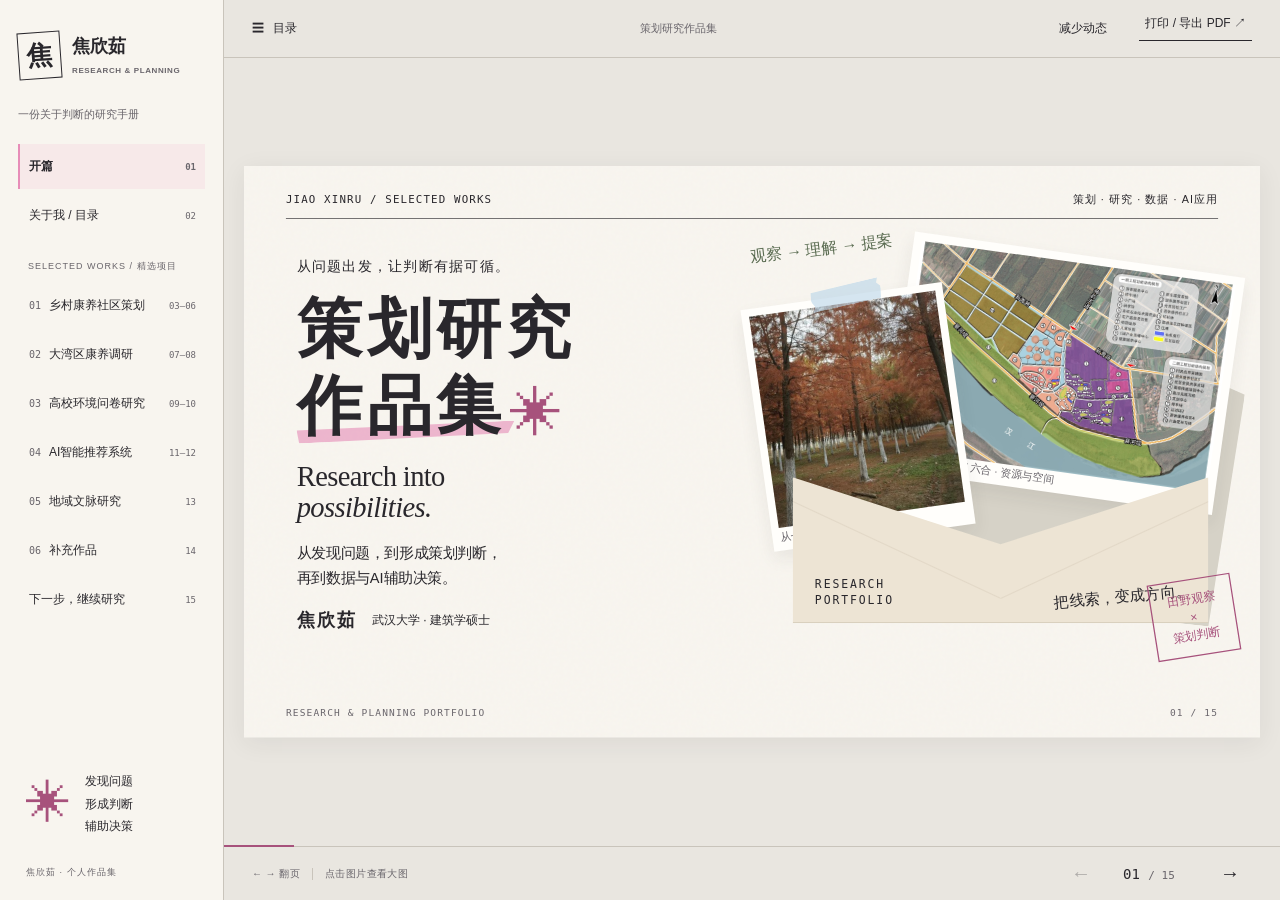
<file: index.html>
<!doctype html>
<html lang="zh-CN">
<head>
  <meta charset="utf-8">
  <meta name="viewport" content="width=device-width, initial-scale=1">
  <meta name="description" content="焦欣茹 · 武汉大学建筑学硕士。以真实项目展示策划研究、问卷数据分析与AI辅助决策原型。">
  <title>焦欣茹｜策划研究作品集</title>
  <link rel="stylesheet" href="assets/style.css">
  <script src="assets/app.js" defer></script>
</head>
<body>
<a class="skip" href="#stage">跳转到作品内容</a>
<aside class="sidebar" id="sidebar" aria-label="作品集目录">
  <a class="brand" href="#p01"><span class="brand-mark">焦</span><span>焦欣茹<small>RESEARCH & PLANNING</small></span></a>
  <div class="side-label">一份关于判断的研究手册</div>
  <nav id="toc">
    <a href="#p01" data-range="1"><span>开篇</span><em>01</em></a>
    <a href="#p02" data-range="2"><span>关于我 / 目录</span><em>02</em></a>
    <div class="nav-section">SELECTED WORKS / 精选项目</div>
    <a href="#p03" data-range="3,4,5,6"><span><b>01</b>乡村康养社区策划</span><em>03—06</em></a>
    <a href="#p07" data-range="7,8"><span><b>02</b>大湾区康养调研</span><em>07—08</em></a>
    <a href="#p09" data-range="9,10"><span><b>03</b>高校环境问卷研究</span><em>09—10</em></a>
    <a href="#p11" data-range="11,12"><span><b>04</b>AI智能推荐系统</span><em>11—12</em></a>
    <a href="#p13" data-range="13"><span><b>05</b>地域文脉研究</span><em>13</em></a>
    <a href="#p14" data-range="14"><span><b>06</b>补充作品</span><em>14</em></a>
    <a href="#p15" data-range="15"><span>下一步，继续研究</span><em>15</em></a>
  </nav>
  <div class="sidebar-bottom"><span class="tiny-star" aria-hidden="true">✳</span><p>发现问题<br>形成判断<br>辅助决策</p><small>焦欣茹 · 个人作品集</small></div>
</aside>
<main class="viewer">
  <header class="toolbar"><button id="menu" class="plain" aria-label="收起或展开目录" aria-expanded="true" aria-controls="sidebar"><span aria-hidden="true">☰</span> 目录</button><span id="chapter-label">策划研究作品集</span><div class="toolbar-actions"><button id="motion" aria-pressed="false">减少动态</button><button id="print">打印 / 导出 PDF <span aria-hidden="true">↗</span></button></div></header>
  <div id="stage" tabindex="-1"><div id="canvas-wrap"><div id="deck">

  <section class="slide cover active" id="p01" data-title="策划研究作品集" aria-labelledby="title01">
    <div class="cover-top"><span>JIAO XINRU / SELECTED WORKS</span><span>策划 · 研究 · 数据 · AI应用</span></div>
    <div class="cover-copy"><span class="kicker">从问题出发，让判断有据可循。</span><h1 id="title01">策划研究<br><span>作品集</span><i class="title-spark" aria-hidden="true">✳</i></h1><p class="english-title">Research into<br><i>possibilities.</i></p><p class="cover-intro">从发现问题，到形成策划判断，<br>再到数据与AI辅助决策。</p><div class="cover-author"><b>焦欣茹</b><span>武汉大学 · 建筑学硕士</span></div></div>
    <div class="cover-collage" aria-label="真实项目成果拼贴">
      <div class="letter-back"></div>
      <figure class="cover-map photo"><img src="assets/rural-masterplan.jpg" alt="六合康养社区团队方案总平面图" data-zoom><figcaption>FIELD NOTES / 六合 · 资源与空间</figcaption></figure>
      <figure class="cover-photo photo"><span class="tape"></span><img src="assets/rural-p22-img135.jpg" alt="六合场地水杉林现状照片" data-zoom><figcaption>从一片水杉林开始观察。</figcaption></figure>
      <div class="envelope"><span>RESEARCH<br>PORTFOLIO</span><i>把线索，变成方向。</i></div>
      <span class="cover-stamp">田野观察<br>×<br>策划判断</span><span class="scribble cover-note">观察 → 理解 → 提案</span>
    </div>
    <div class="cover-bottom"><span>RESEARCH & PLANNING PORTFOLIO</span><span>01 / 15</span></div>
  </section>

  <section class="slide profile" id="p02" data-title="关于我 / 目录" aria-labelledby="title02">
    <div class="page-top"><span>ABOUT / CONTENTS</span><span>个人定位与阅读路径</span></div>
    <header class="page-heading"><span class="eyebrow">从空间理解，走向策划决策</span><h2 id="title02">你好，我是焦欣茹<span class="hand pink">。从这里开始</span></h2></header>
    <div class="content profile-grid">
      <div class="profile-left"><div class="profile-intro"><figure class="portrait photo"><span class="tape"></span><img src="assets/portrait-2.jpg" alt="作者提供的卡通形象参考" data-zoom></figure><div><h3>武汉大学<br>建筑学硕士</h3><span class="small">关注空间背后的<br>人群、需求与运营内容。</span></div></div>
        <div class="position"><span class="label">求职方向</span><p>湖北省建筑设计院<br><b>策划研究中心实习生</b></p></div>
        <div class="capabilities"><div><b>研究与策划</b><p>梳理资源与案例，形成客群、定位和活动方案。</p></div><div><b>数据与判断</b><p>把问卷与指标转成图表，让结论可解释。</p></div><div><b>AI与工具</b><p>将匹配逻辑组织为可操作、可检查的决策原型。</p></div></div>
      </div>
      <div class="contents-list"><div class="contents-head"><span class="serif">Contents</span><span>循着一条研究线索阅读 ↙</span></div>
        <a href="#p03"><b>01</b><div><h3>把乡村资源，组织成生活场景</h3><p>乡村康养社区规划策划</p></div><span>03—06 ↗</span></a>
        <a href="#p07"><b>02</b><div><h3>走进湾区，辨认康养的不同路径</h3><p>粤港澳大湾区文旅康养调研</p></div><span>07—08 ↗</span></a>
        <a href="#p09"><b>03</b><div><h3>用问卷，找到需求的优先线索</h3><p>高校环境与大学生创新体验研究</p></div><span>09—10 ↗</span></a>
        <a href="#p11"><b>04</b><div><h3>让推荐的过程，可以被看见</h3><p>文旅康养产业智能推荐原型</p></div><span>11—12 ↗</span></a>
        <a href="#p13"><b>05</b><div><h3>将地域文脉，转译为设计依据</h3><p>千佛洞电力塔色彩设计研究</p></div><span>13 ↗</span></a>
        <a href="#p14"><b>06</b><div><h3>空间表达的基础与延伸</h3><p>本科作品与乡村更新竞赛选段</p></div><span>14 ↗</span></a>
      </div>
    </div><footer class="page-footer"><span></span><b>02 / 15</b></footer>
  </section>

  <section class="slide rural-site" id="p03" data-title="六合 · 项目背景与场地资源" aria-labelledby="title03">
    <div class="page-top"><span>01 / RURAL WELLNESS COMMUNITY</span><span>研究起点 · 场地与资源</span></div>
    <header class="page-heading"><span class="eyebrow">武汉 · 东西湖区 · 走马岭街道六合大队</span><h2 id="title03">一片田园，怎样成为一处康养社区？</h2><p>以汉江岸线为生态基底，观察农业、村落与城市生活之间的连接。</p></header>
    <div class="content site-grid">
      <div class="site-map"><figure><img src="assets/rural-aerial.jpg" alt="六合场地与汉江、村落及田园的区位关系原图" data-zoom><figcaption>原方案场地区位图 / 汉江沿岸的田园与村庄</figcaption></figure><div class="map-caption"><span class="star-badge">01</span><p><b>武汉市区1小时生活圈内</b><br>原方案将城市可达性与乡村资源共同作为策划起点。</p></div><figure class="location-inset photo"><img src="assets/rural-p4-img6.jpg" alt="武汉市东西湖区六合场地区位地图" data-zoom><figcaption>区位关系 · 原方案P04</figcaption></figure></div>
      <div class="site-right"><div class="resource-photos"><figure class="photo tilted"><span class="tape"></span><img src="assets/rural-p22-img135.jpg" alt="现状水杉林照片" data-zoom><figcaption>林地 / 水杉景观</figcaption></figure><figure class="photo"><img src="assets/rural-p22-img110.jpg" alt="村庄现状水面照片" data-zoom><figcaption>水面 / 水系与景观</figcaption></figure><figure class="photo"><img src="assets/rural-p22-img123.jpg" alt="现状农田照片" data-zoom><figcaption>田园 / 种植与体验</figcaption></figure><figure class="photo tilted-right"><img src="assets/rural-p22-img113.jpg" alt="红砖村落现状照片" data-zoom><figcaption>村落 / 存量空间</figcaption></figure></div>
        <div class="site-notes"><h3>资源如何进入策划？</h3><p><b>自然本底</b>　林地、水域、农田共同提供生态观光与农事体验条件。</p><p><b>文化线索</b>　汉江文化、七夕传说与皮影技艺，成为研学和体验内容的来源。</p><p><b>规划背景</b>　原方案结合“十四五”、乡村振兴与养老服务相关政策展开研判。</p></div>
      </div>
    </div><footer class="page-footer"><span>来源：策划书P04—11、P22—24。现状照片取自原件；政策为原方案研究时点背景。</span><b>03 / 15</b></footer>
  </section>

  <section class="slide positioning" id="p04" data-title="六合 · 项目定位与策划逻辑" aria-labelledby="title04">
    <div class="page-top"><span>01 / RURAL WELLNESS COMMUNITY</span><span>策划判断 · 客群与业态</span></div>
    <header class="page-heading"><span class="eyebrow">从“有什么”，走向“为谁提供什么”</span><h2 id="title04">以活力银发为主线，组织复合的田园生活</h2></header>
    <div class="content positioning-content">
      <div class="logic-top"><div class="logic-input"><span class="label">资源依据</span><div class="resource-tags"><span>汉江与水杉林</span><span>农田与农产品</span><span>红砖村落</span><span>乡土文化</span></div><p>把生态、生产与存量空间<br>放在同一张策划底图上。</p></div><span class="logic-arrow" aria-hidden="true">⟶</span><div class="central-position"><span class="label">原方案总体定位</span><h3>六合 · 一站式康养社区<br>及旅游度假基地</h3><p>现代农业 × 高端康养 × 生态观光<br>研学教育 × 露营走马 × 康体养生</p></div><span class="logic-arrow" aria-hidden="true">⟶</span><div class="audience-note paper-note"><span class="tape"></span><span class="label">目标客群</span><h3>60—75岁<br>活力银发人群</h3><p>主要目标 / 中高收入人群<br>补充客群 / 亲子与教育研学</p></div></div>
      <div class="logic-divider"><span>功能与业态组合</span><i></i><span class="scribble">让“长期生活”与“短期体验”相互连接</span></div>
      <div class="business-columns"><article><span class="index green">A / 农业生产</span><h3>现代都市健康农业园</h3><p>高标准农田、有机种植、透明农场、分拣加工。</p><span class="small">承接：健康食品供给与农业体验</span></article><article><span class="index pink">B / 康养生活</span><h3>持续照料退休社区</h3><p>健康院落、生活配套、社区活动与康体服务。</p><span class="small">承接：活力长者的日常生活</span></article><article><span class="index blue">C / 休闲与学习</span><h3>生态观光与团建研学</h3><p>自然课堂、文化美育、露营与运动体验。</p><span class="small">承接：亲子家庭与短期访客</span></article><article><span class="index dark">D / 内容传播</span><h3>健康食品新媒体传播</h3><p>农产品展示、直播传播、线上线下联动。</p><span class="small">承接：产品认知与园区内容传播</span></article></div>
      <div class="judgement"><b>策划判断</b><p>把农业资源转化为可参与的生活内容，以康养社区形成长期服务需求，再用研学和季节活动组织短期到访。</p></div>
    </div><footer class="page-footer"><span>来源：策划书P13—20、P42—44。</span><b>04 / 15</b></footer>
  </section>

  <section class="slide seasons" id="p05" data-title="六合 · 四季活动与研学内容" aria-labelledby="title05">
    <div class="page-top"><span>01 / RURAL WELLNESS COMMUNITY</span><span>内容策划 · 年度活动日历</span></div>
    <header class="page-heading"><span class="eyebrow">让场地一年四季都有可参与的理由</span><h2 id="title05">把日常农事，编成四季的活动内容<span class="hand">四时有趣</span></h2></header>
    <div class="content seasons-content"><div class="season-grid">
      <article class="season spring"><div class="season-heading"><span>春</span><div>SPRING<small>03 / 04 / 05</small></div></div><figure><img src="assets/rural-p41-img430.jpg" alt="原方案春季农事活动意向照片" data-zoom><figcaption>原方案活动意向图</figcaption></figure><div class="month"><b>03</b><p>神奇的种子 · 植树节<br>三月赏花节</p></div><div class="month"><b>04</b><p>春耕野餐节 · 清明<br>拾味野菜</p></div><div class="month"><b>05</b><p>5km健康走<br>农忙运动会 · 劳动节</p></div></article>
      <article class="season summer"><div class="season-heading"><span>夏</span><div>SUMMER<small>06 / 07 / 08</small></div></div><figure><img src="assets/rural-p41-img432.jpg" alt="原方案夏季夜间活动意向照片" data-zoom><figcaption>原方案活动意向图</figcaption></figure><div class="month"><b>06</b><p>乡村儿童节<br>播种体验 · 芒种</p></div><div class="month"><b>07</b><p>水果盛会<br>小溪的精灵 · 戏水</p></div><div class="month"><b>08</b><p>纳凉晚会<br>星空音乐节 · 七夕</p></div></article>
      <article class="season autumn"><div class="season-heading"><span>秋</span><div>AUTUMN<small>09 / 10 / 11</small></div></div><figure><img src="assets/rural-p41-img433.jpg" alt="原方案秋季稻草人活动意向图" data-zoom><figcaption>原方案活动意向图</figcaption></figure><div class="month"><b>09</b><p>农民丰收嘉年华<br>稻田艺术节</p></div><div class="month"><b>10</b><p>中秋农场团圆夜<br>重阳菊花展</p></div><div class="month"><b>11</b><p>储冬感恩节<br>万圣农场奇幻夜</p></div></article>
      <article class="season winter"><div class="season-heading"><span>冬</span><div>WINTER<small>12 / 01 / 02</small></div></div><figure><img src="assets/rural-p41-img436.jpg" alt="原方案冬季年俗活动意向图" data-zoom><figcaption>原方案活动意向图</figcaption></figure><div class="month"><b>12</b><p>圣诞集市<br>团圆饺子宴 · 冬至</p></div><div class="month"><b>01</b><p>踏雪寻岁<br>大地艺术展</p></div><div class="month"><b>02</b><p>传统年俗体验<br>年货集市</p></div></article>
    </div><div class="study-strip"><figure><img src="assets/rural-p38-img174.jpg" alt="原方案古法脱粒研学活动资料图" data-zoom></figure><div><span class="label">研学内容深化 / 稻香拾趣</span><h3>认识稻米 → 下田收割 → 古法脱粒 → 扎稻草人</h3><p>以自然教育、文化美育和素质拓展组织课程；马场体验与皮影制作作为补充内容。</p></div><span class="study-note">从活动清单<br>走向体验过程 ↗</span></div></div>
    <footer class="page-footer"><span>来源：策划书P37—41。</span><b>05 / 15</b></footer>
  </section>

  <section class="slide contribution" id="p06" data-title="六合 · 成果与个人贡献" aria-labelledby="title06">
    <div class="page-top"><span>01 / RURAL WELLNESS COMMUNITY</span><span>成果交付 · 团队组织</span></div>
    <header class="page-heading"><span class="eyebrow">让不同模块汇成一份完整提案</span><h2 id="title06">我的角色：把策划方向，组织成团队成果</h2></header>
    <div class="content contribution-content"><div class="work-chain"><div><b>背景研究</b><span>区位 / 资源 / 政策</span></div><i>→</i><div><b>项目定位</b><span>客群 / 愿景 / 业态</span></div><i>→</i><div><b>空间策划</b><span>分区 / 布局 / 线路</span></div><i>→</i><div><b>活动策划</b><span>研学 / 四季内容</span></div><i>→</i><div><b>运营测算</b><span>投入 / 收入 / 成本</span></div></div>
      <div class="contribution-grid"><figure class="masterplan"><img src="assets/rural-masterplan.jpg" alt="六合康养社区功能布局总图" data-zoom><figcaption>功能布局总图 / 将策划模块落实到空间组织</figcaption></figure><div class="role-panel"><div class="role-heading"><span class="big-number">11<span>人团队</span></span><h3>学生团队组长</h3></div><dl><div><dt>方向</dt><dd>把握策划方向，组织讨论与阶段推进。</dd></div><div><dt>协作</dt><dd>协调任务分工，衔接各专业内容。</dd></div><div><dt>整合</dt><dd>整合文本与图表，组织PPT内容结构。</dd></div><div><dt>交付</dt><dd>推进成果汇总与最终展示交付。</dd></div></dl><p class="role-boundary">结合场地资源、区域产业条件与地方需求，推动形成“田园退休社区＋工业旅游”的复合发展定位，并参与功能业态与活动场景策划。</p></div></div>
      <div class="forecast-strip"><b>测算的价值，是检查假设。</b><p>按建设规模与单价估算投入，列入客流、消费、研学、农业与维护成本等参数，比较不同情景下的投入与产出。</p></div>
    </div><footer class="page-footer"><span>来源：策划书P22—44、P58—60。</span><b>06 / 15</b></footer>
  </section>

  <section class="slide bay-research" id="p07" data-title="湾区 · 调研背景、方法与案例" aria-labelledby="title07">
    <div class="page-top"><span>02 / GREATER BAY AREA FIELD RESEARCH</span><span>2026.04.09—04.18</span></div>
    <header class="page-heading"><span class="eyebrow">从案例现场，理解服务对象与空间组织</span><h2 id="title07">走进湾区，辨认康养项目的不同路径</h2><p>研究问题：不同资源与客群，如何形成不同的选址、设施与业态组合？</p></header>
    <div class="content bay-grid"><div class="bay-left"><div class="bay-numbers"><div><b>22</b><span>资料案例</span></div><div><b>17</b><span>现场走访</span></div><div><b>3</b><span>项目类型</span></div></div>
      <div class="region-diagram" role="img" aria-label="清远补充案例与广州、东莞、深圳核心观察区域关系示意，非精确地图"><svg viewBox="0 0 650 320" aria-hidden="true"><path class="region-ground" d="M61 37L225 12 358 42 530 60 617 153 554 229 432 267 358 301 211 254 75 204 32 113Z"/><path class="region-water" d="M170 250Q220 188 281 231T388 271L369 320H170Z"/><path class="region-path" d="M167 67Q194 130 244 155T423 196 535 267"/><g class="region-node"><circle cx="167" cy="67" r="9"/><text x="185" y="72">清远</text><circle cx="244" cy="155" r="13"/><text x="265" y="146">广州</text><circle cx="423" cy="196" r="11"/><text x="442" y="190">东莞</text><circle cx="535" cy="267" r="13"/><text x="552" y="267">深圳</text></g><text class="map-small" x="75" y="285">核心观察区域示意 / 非项目精确定位</text></svg><span class="scribble">跟着项目，看资源与服务的关系</span></div>
      <div class="field-method"><span class="label">方法链条</span><p>公开资料预研 <i>→</i> 现场观察与访谈<br>空间 / 业态指标整理 <i>→</i> 类型比较与结论</p></div>
      <p class="bay-role"><b>个人贡献</b>　担任调研组长，组织广州、深圳、东莞及周边地区调研；<br>主笔65页《粤港澳大湾区文旅康养项目调研报告》。</p>
    </div><div class="bay-right"><figure class="bay-photo photo"><span class="tape"></span><img src="assets/bay-reference-1.jpg" alt="调研报告中的石门森林公园资料图" data-zoom><figcaption>石门森林公园 / 调研报告资料图</figcaption></figure><div class="case-rows"><div><span class="dot green-bg"></span><b>文旅游览</b><p>石门森林公园、南平静修小镇</p></div><div><span class="dot blue-bg"></span><b>医疗康护</b><p>泰康之家·粤园、德福护理院</p></div><div><span class="dot pink-bg"></span><b>休闲社区</b><p>阳光人家·广州、东华阳光城</p></div></div></div></div>
    <footer class="page-footer"><span>来源：调研报告封面、§1—2、表1—2及嵌入数据表。</span><b>07 / 15</b></footer>
  </section>

  <section class="slide comparison" id="p08" data-title="湾区 · 三类项目比较" aria-labelledby="title08">
    <div class="page-top"><span>02 / GREATER BAY AREA FIELD RESEARCH</span><span>研究结论 · 类型比较</span></div>
    <header class="page-heading"><span class="eyebrow">同样叫“康养”，服务组合可以很不一样</span><h2 id="title08">先辨认服务对象，再判断业态如何配置</h2></header>
    <div class="content comparison-content"><div class="sample-strip"><span>本次案例样本结构<br><small>并非市场份额</small></span><div class="sample-segments"><span style="flex:13" class="green-bg">文旅游览 13</span><span style="flex:7" class="blue-bg">医疗康护 7</span><span style="flex:2" class="pink-bg">休闲 2</span></div><b>n = 22</b></div>
      <table class="compare-table"><caption class="sr-only">三类康养项目的资源、客群、服务、业态与城市关系比较</caption><colgroup><col class="row-label"><col><col><col></colgroup><thead><tr><th>比较维度</th><th class="green-bg">文旅游览类<small>生态与文化体验</small></th><th class="blue-bg">医疗康护类<small>专业照护与康复</small></th><th class="pink-bg">休闲社区类<small>品质生活与社群</small></th></tr></thead><tbody><tr><th>核心资源</th><td>森林、温泉、山水、田园<br>及人文景观</td><td>自建 / 邻近医疗资源<br>与专业护理服务</td><td>近郊环境品质<br>与城市生活配套</td></tr><tr><th>目标客群</th><td>健康活力人群<br>周末与短期休闲客群</td><td>失能、半失能、高龄长者<br>及术后康复人群</td><td>健康、自理型长者<br>关注品质与社交</td></tr><tr><th>服务逻辑</th><td>短期体验<br>环境疗愈与轻度干预</td><td>评估、康复、护理<br>持续服务与专业保障</td><td>健康管理、文娱社交<br>短期体验与长期居住</td></tr><tr><th>主要业态</th><td>餐饮、住宿、游览<br>森林 / 温泉 / 研学体验</td><td>医疗康复、康养居住<br>及餐饮服务</td><td>康养居住、健康管理<br>餐饮与文娱</td></tr><tr><th>城市关系</th><td>生态资源优先<br>关注公共交通与服务接驳</td><td>城市嵌入 / 近郊自配套<br>关注探视与服务可达</td><td>在生态环境与<br>城市便利之间寻找平衡</td></tr></tbody></table>
      <div class="comparison-takeaway"><span class="star-badge">↗</span><p><b>对策划的启示</b>　不能只依据“康养”标签复制业态。需要把资源条件、照护深度和停留方式一起判断，再确定服务设施与内容组合。</p></div>
    </div><footer class="page-footer"><span>来源：报告§2.1—2.2、§3.1、§3.2.4、§4.2—4.4、§5.2。</span><b>08 / 15</b></footer>
  </section>

  <section class="slide questionnaire" id="p09" data-title="问卷 · 研究设计与数据处理" aria-labelledby="title09">
    <div class="page-top"><span>03 / STUDENT ENVIRONMENT & INNOVATION</span><span>团队问卷研究 · 2025.06</span></div>
    <header class="page-heading"><span class="eyebrow">把“环境好不好”，拆成可识别的需求</span><h2 id="title09">学生需要什么支持，才更愿意参与创新？</h2><p>围绕物理、人文与制度环境，研究学生自述体验及需求差异。</p></header>
    <div class="content questionnaire-grid"><div class="survey-left"><div class="survey-number"><b>351</b><div>实际分析有效样本<small>计划样本同为351；实际量另经汇总表核对</small></div></div><div class="survey-question"><span class="label">研究问题</span><h3>哪些是基础保障？<br>哪些可能提升满意度？</h3><p>并按年级、专业和竞赛参与经历观察需求差异，形成环境优化建议。</p></div><div class="quality-metrics"><div><b>0.927</b><span>KMO</span></div><div><b>0.886</b><span>Cronbach α</span></div></div><p class="small">KMO 与 Cronbach α 显示样本与量表具备较好信效度。</p></div>
      <div class="survey-right"><div class="research-flow"><article><span class="step">01</span><div><h3>问卷调研</h3><p>基本信息 + 正负向配对题<br>创新阻碍 / 支持多选题 + 开放题</p></div><span class="flow-tag green-bg">问卷星</span></article><article><span class="step">02</span><div><h3>数据整理</h3><p>样本汇总、频数分布、信效度检查<br>区分多选题的响应率与受访者选择比例</p></div><span class="flow-tag blue-bg">统计分析</span></article><article><span class="step">03</span><div><h3>需求识别</h3><p>Kano需求分层、多选分析与分组观察<br>原汇报呈现因子载荷及解释率输出</p></div><span class="flow-tag pink-bg">分类 / 比较</span></article><article><span class="step">04</span><div><h3>策略建议</h3><p>课程安排、容错机制、实践资源<br>与企业项目等支持方案</p></div><span class="flow-tag">结论转译</span></article></div><div class="survey-boundary paper-note"><b>研究价值</b><p>从学生自述体验出发，识别物理、人文与制度环境中的关键需求，为高校创新支持提供改进方向。</p></div></div></div>
    <footer class="page-footer"><span>来源：问卷研究PDF P01、P04—19、P26—28。</span><b>09 / 15</b></footer>
  </section>

  <section class="slide survey-findings" id="p10" data-title="问卷 · 需求发现与策略转译" aria-labelledby="title10">
    <div class="page-top"><span>03 / STUDENT ENVIRONMENT & INNOVATION</span><span>数据发现 · 需求转译</span></div>
    <header class="page-heading"><span class="eyebrow">把数据读清楚，再谈优先级</span><h2 id="title10">课程压力与失败顾虑，是更突出的阻碍线索</h2></header>
    <div class="content findings-content"><div class="chart-pair"><figure class="bar-chart"><figcaption><b>哪些因素阻碍参与创新？</b><span>受访者选择比例 / %</span></figcaption><div class="bars"><div style="--value:70.66"><span>课程压力大</span><i></i><b>70.66</b></div><div style="--value:67.24"><span>害怕失败</span><i></i><b>67.24</b></div><div style="--value:42.45"><span>缺乏实践设备</span><i></i><b>42.45</b></div><div style="--value:39.89"><span>无导师指导</span><i></i><b>39.89</b></div><div style="--value:25.07"><span>跨学科合作难</span><i></i><b>25.07</b></div></div><div class="axis"><span>0</span><span>50</span><span>100</span></div></figure>
      <figure class="bar-chart support"><figcaption><b>哪些支持更能激发创新？</b><span>受访者选择比例 / %</span></figcaption><div class="bars"><div style="--value:71.51"><span>资金奖励</span><i></i><b>71.51</b></div><div style="--value:64.96"><span>容错机制</span><i></i><b>64.96</b></div><div style="--value:51"><span>硬件设备</span><i></i><b>51.00</b></div><div style="--value:50.14"><span>企业真实项目</span><i></i><b>50.14</b></div><div style="--value:19.94"><span>跨学科团队</span><i></i><b>19.94</b></div><div style="--value:12.54"><span>心理支持</span><i></i><b>12.54</b></div></div><div class="axis"><span>0</span><span>50</span><span>100</span></div></figure></div>
      <p class="chart-source">多选题，n=351，可重复选择；图示比例＝选择该项的受访者数 ÷ 351，非全部选择次数中的响应率。来源：原汇报P26—27柱图。</p>
      <div class="findings-bottom"><div class="kano-method"><span class="label">KANO / 需求分层方法</span><div class="kano-layout"><svg viewBox="0 0 300 190" role="img" aria-label="Kano满意度与供给关系概念曲线"><path class="kano-axis" d="M20 155H280M50 180V15"/><path class="kano-delight" d="M54 146Q215 150 265 25"/><path class="kano-linear" d="M53 165L265 25"/><path class="kano-basic" d="M53 164Q71 69 264 77"/><text x="57" y="15">满意度</text><text x="230" y="180">供给</text><text x="216" y="52">魅力</text><text x="165" y="110">期望</text><text x="205" y="75">必备</text></svg><div><b>必备 / 期望 / 魅力 / 无差异</b><p>按必备、期望、魅力、无差异四类，识别需求属性与满足优先级。</p></div></div></div><div class="strategy-note"><span class="label">从发现到建议</span><h3>减轻负担，增加尝试的机会</h3><p>课程安排优化与容错机制；<br>完善实践设备、导师与企业项目支持。</p></div></div>
    </div><footer class="page-footer"><span>来源：问卷研究P12—15、P22—28、P35—36。</span><b>10 / 15</b></footer>
  </section>

  <section class="slide system-logic" id="p11" data-title="AI工具 · 知识结构与决策流程" aria-labelledby="title11">
    <div class="page-top"><span>04 / AI-ASSISTED DECISION TOOL</span><span>文旅康养产业智能推荐原型</span></div>
    <header class="page-heading"><span class="eyebrow">把研究中的匹配关系，放进可检查的工具</span><h2 id="title11">从“推荐一个业态”，到解释它为什么适合</h2><p>业务问题：资源条件、目标客群与业态清单分散，方案判断难以追溯。</p></header>
    <div class="content system-logic-content"><div class="system-pipeline"><div><span>输入</span><h3>产业资源</h3><p>生态 / 文化<br>设施 / 交通 / 市场</p></div><i>→</i><div><span>需求</span><h3>客群画像</h3><p>8类客群<br>10项需求维度</p></div><i>→</i><div class="engine"><span>决策逻辑</span><h3>资源筛选<br>需求匹配</h3><p>条件说明 / 得分排序</p></div><i>→</i><div><span>组合</span><h3>产业与业态</h3><p>主导 / 辅助 / 配套<br>资源不足列培育备选</p></div><i>→</i><div><span>承接</span><h3>空间与测算</h3><p>空间载体 / 收益类型<br>参数情景比较</p></div></div>
      <div class="knowledge-and-case"><div class="knowledge"><span class="label">原型中的知识结构</span><h3>把客群需求与资源约束连起来</h3><div class="knowledge-lines"><div><b>客群</b><p>银发康养、家庭代际、文化康养等8类</p></div><div><b>需求</b><p>自然亲近、健康改善、文化沉浸等10项</p></div><div><b>产业</b><p>通过资源条件判断与客群需求匹配形成排序</p></div><div><b>业态</b><p>继续关联空间载体、收益类型与估算参数</p></div></div></div><div class="case-note paper-note"><span class="tape"></span><span class="label">实际演示 / 木兰乡冻结案例</span><h3>文化康养型 + 家庭代际型<br>+ 银发康养型</h3><p class="case-path">自然亲近 / 文化沉浸 / 逃离常规<br><span>↓</span><br>旅居康养 + 疗愈康养<br><span>↓</span><br>康养社区 / 候鸟式旅居基地<br>冥想中心 / 心灵书店</p><small>均来自本地原HTML实际生成的推荐路径。</small></div></div>
      <div class="ai-boundary"><b>决策模型</b><p>围绕康养项目定位与业态组合，建立资源、客群、需求、产业、业态、空间、收益七层框架，以需求权重、产业匹配评分与推荐解释支撑决策。</p></div>
    </div><footer class="page-footer"><span>来源：演示版HTML数据字典、推荐页与实际操作。</span><b>11 / 15</b></footer>
  </section>

  <section class="slide system-product" id="p12" data-title="AI工具 · 决策框架与原型成果" aria-labelledby="title12">
    <div class="page-top"><span>04 / AI-ASSISTED DECISION TOOL</span><span>决策框架 · 原型成果</span></div>
    <header class="page-heading"><span class="eyebrow">从匹配逻辑，到可运行的决策原型</span><h2 id="title12">看得见结果，也看得见决策依据</h2><a class="demo-link" href="文旅康养推荐系统_演示版.html" target="_blank" rel="noopener">打开原始演示系统 ↗</a></header>
    <div class="content system-product-grid"><div class="product-shots"><figure class="browser-shot main-shot"><div class="browser-bar"><i></i><i></i><i></i><span>原始HTML / 推荐结果</span></div><img src="assets/system-result.png" alt="本地演示系统真实推荐页截图，旅居康养与疗愈康养为主导产业" data-zoom><figcaption>资源与需求匹配后，形成主导、辅助、配套和培育备选层次。</figcaption></figure><div class="small-shots"><figure class="browser-shot"><img src="assets/system-input.png" alt="原始系统资源数据选择界面真实截图" data-zoom><figcaption>01 / 资源参数录入</figcaption></figure><figure class="browser-shot"><img src="assets/system-revenue.png" alt="原始系统情景测算界面真实截图" data-zoom><figcaption>03 / 参数与情景测算</figcaption></figure></div></div>
      <div class="validation"><span class="label">系统研发与成果</span><h3>七层决策框架<br>与木兰乡演示案例</h3><ul><li><b>七层框架</b><span>资源、客群、需求、产业、业态、空间、收益。</span></li><li><b>匹配机制</b><span>需求权重、产业匹配评分与推荐解释。</span></li><li><b>可运行</b><span>载入案例、生成推荐、查看条件解释与推荐路径。</span></li><li><b>成果</b><span>完成原型功能开发与测试，主笔发明专利申请材料。</span></li></ul><p class="validation-note">围绕康养项目定位与业态组合，把匹配关系落成可检查、可运行的决策流程。</p></div>
    </div><footer class="page-footer"><span>来源：原始HTML，2026.10.16本地实际操作截图；图片点击可放大。</span><b>12 / 15</b></footer>
  </section>

  <section class="slide context-study" id="p13" data-title="文脉 · 千佛洞工程美学" aria-labelledby="title13">
    <div class="page-top"><span>05 / CONTEXT & ENGINEERING AESTHETICS</span><span>千佛洞电力塔色彩设计 · 2026.02</span></div>
    <header class="page-heading"><span class="eyebrow">从地域特征，到可比较的色彩方案</span><h2 id="title13">在戈壁与龟兹文脉中，寻找工程的色彩依据</h2></header>
    <div class="content context-content"><div class="tower-schemes"><figure class="tower-main"><img src="assets/tower-history.jpg" alt="瀚壁新彩主题电力塔真实方案效果图" data-zoom><figcaption><b>瀚壁新彩 / 历史</b><span class="swatches"><i style="background:#24525a"></i><i style="background:#b95042"></i><i style="background:#c9ad61"></i></span><span>矿物颜料体系 → 色彩分区</span></figcaption></figure><div class="tower-alternatives"><figure><img src="assets/tower-landscape.jpg" alt="瀚海层波主题电力塔方案图" data-zoom><figcaption><b>瀚海层波 / 景观</b><span>雅丹层理 · 土黄与赭红</span></figcaption></figure><figure><img src="assets/tower-dance.jpg" alt="霓旋少年主题电力塔方案图" data-zoom><figcaption><b>霓旋少年 / 人文</b><span>龟兹乐舞 · 节奏化色彩间隔</span></figcaption></figure></div></div>
      <div class="context-bottom"><div><span class="label">评价与转译逻辑</span><h3>自然 / 建成环境 / 社会文化<br><span>→ 五维评价 → 主题提取 → 方案比较</span></h3><p>文化识别度 · 设计转化度 · 环境融合度 · 美学独特性 · 历史承载度</p></div><div class="context-status"><p>产出：地域文脉分析、色彩主题与三组方案比较。</p><p>相关研究整理为主笔论文《基于文脉特征评价的超高压输电塔工程美学设计方法》。</p></div></div>
    </div><footer class="page-footer"><span>来源：千佛洞色彩方案PDF P02—23。方案效果图为设计成果。</span><b>13 / 15</b></footer>
  </section>

  <section class="slide additional" id="p14" data-title="补充 · 本科与乡村竞赛" aria-labelledby="title14">
    <div class="page-top"><span>06 / ADDITIONAL SELECTED WORKS</span><span>空间表达 · 研究方法的延伸</span></div>
    <header class="page-heading"><span class="eyebrow">保留与策划主线有关的空间思考</span><h2 id="title14">从社区日常，到乡村的四季内容</h2></header>
    <div class="content additional-content"><article class="edible-project"><div class="project-title"><span class="index green">本科作品精选</span><h3>“可食用”社区</h3><p>居住区规划设计 / 生产性空间与邻里交往</p></div><figure class="edible-main"><img src="assets/edible-aerial.jpg" alt="可食用社区本科设计真实鸟瞰图" data-zoom><figcaption>原方案鸟瞰图 / 社区农业导向的新型社交空间</figcaption></figure><figure class="edible-plan"><img src="assets/edible-plan.jpg" alt="可食用社区总平面图局部" data-zoom><figcaption>总平面图 / 步行与公共活动空间</figcaption></figure><div class="edible-text"><p><b>问题</b>　食物供给与社区交往如何结合？</p><p><b>方法</b>　生活需求分析、生产性空间介入。</p><p><b>方案</b>　阳台、墙面与社区农园，连接步行与公共活动空间。</p><small>收录于本人本科作品集。</small></div></article>
      <article class="competition-project"><div class="competition-head"><div class="project-title"><span class="index pink">乡村更新竞赛</span><h3>时令杏溪四季园</h3><p>基于社会网络分析视角下的乡村改造</p></div><span class="scribble">以四季节律，组织乡村体验</span></div><div class="competition-boards"><figure class="board"><span class="tape"></span><img src="assets/competition-board.jpg" alt="时令杏溪四季园乡村更新竞赛展板一" data-zoom><figcaption>展板 01</figcaption></figure><figure class="board"><span class="tape"></span><img src="assets/competition-board2.jpg" alt="时令杏溪四季园乡村更新竞赛展板二" data-zoom><figcaption>展板 02</figcaption></figure></div><p class="competition-note">围绕“生态＋文化＋经济”构思更新路径，以社会网络分析（SNA）辅助功能布局，运用AIGC工具辅助方案可视化表达。</p></article></div>
    <footer class="page-footer"><span>来源：本科作品集PDF P03—05；《建筑设计组—武汉大学—闫寒冰—时令杏溪四季园》展板01—02。</span><b>14 / 15</b></footer>
  </section>

  <section class="slide closing" id="p15" data-title="下一步 · 继续研究" aria-labelledby="title15">
    <div class="page-top"><span>CONTINUE THE CONVERSATION</span><span>研究，是形成判断的起点。</span></div>
    <div class="closing-grid"><div class="closing-copy"><span class="eyebrow">把问题看清，把方案讲明白。</span><h2 id="title15">让每一个判断，<br>都有<span>来处</span>。</h2><p>从现场与案例中发现问题，<br>用策划组织内容，用数据检验线索，<br>再用AI工具辅助比较与决策。</p><div class="closing-name"><b>焦欣茹</b><span>武汉大学 · 建筑学硕士</span></div><p class="contact-direction">求职方向：湖北省建筑设计院策划研究中心实习生</p></div><div class="closing-right"><div class="capability-board"><div><span>01</span><h3>研究</h3><p>田野与案例<br>建立事实基础</p></div><div><span>02</span><h3>策划</h3><p>客群与内容<br>组织体验场景</p></div><div><span>03</span><h3>数据</h3><p>问卷与指标<br>解释判断依据</p></div><div><span>04</span><h3>AI应用</h3><p>匹配与原型<br>辅助方案决策</p></div></div><figure class="closing-image photo"><span class="tape"></span><img src="assets/rural-p22-img110.jpg" alt="六合村落与水面的现状照片" data-zoom><figcaption>从真实的问题出发，继续走向现场。</figcaption></figure><span class="hand closing-thanks">Thank you for reading.</span></div></div>
    <footer class="page-footer"><span></span><b>15 / 15</b></footer>
  </section>

  </div></div></div>
  <footer class="player"><span class="player-hint">← → 翻页 <i></i> 点击图片查看大图</span><div class="page-controls"><button id="previous" aria-label="上一页">←</button><span id="page-counter" aria-live="polite">01 <i>/ 15</i></span><button id="next" aria-label="下一页">→</button></div><div class="progress" aria-hidden="true"><span id="progress-bar"></span></div></footer>
</main>
<dialog id="lightbox" aria-label="图片大图查看"><div class="lightbox-toolbar"><span id="lightbox-caption"></span><button id="close-lightbox" autofocus aria-label="关闭大图">关闭 ×</button></div><img id="lightbox-image" alt=""><p>按 Esc 关闭 · 原图比例展示</p></dialog>
<noscript><div class="noscript">浏览器关闭了JavaScript：以下以连续页面阅读，可直接打印。启用JavaScript可使用目录翻页与图片放大。</div></noscript>
</body>
</html>
</file>
<file: assets/style.css>
:root{--paper:#F8F5EF;--ink:#29272C;--pink:#E78DB8;--blue:#B9D5EA;--sage:#A5B99B;--muted:#69656B;--line:#C9C4BB;--canvas:#E9E6E0;--white:#FFFEFB;--sidebar:224px;--serif:"Noto Serif CJK SC","Source Han Serif SC","Songti SC","SimSun",serif;--sans:"Microsoft YaHei","PingFang SC","Noto Sans CJK SC",sans-serif;--latin:Georgia,"Times New Roman",serif;--mono:Consolas,monospace;--fast:180ms;--shadow:0 13px 28px #29272c13}
*{box-sizing:border-box}html,body{margin:0;min-height:100%;color:var(--ink);font-family:var(--sans);background:var(--canvas)}body{height:100vh;overflow:hidden}button,a,img[role=button]{-webkit-tap-highlight-color:transparent}a{color:inherit;text-decoration:none}button{font:inherit;color:inherit;cursor:pointer}button:disabled{cursor:default;opacity:.3}button:focus-visible,a:focus-visible,img:focus-visible{outline:3px solid #935070;outline-offset:4px}button{background:none;border:0}figure,h1,h2,h3,p,dl,dd{margin:0}img{display:block;width:100%;max-width:100%;object-fit:cover}img[data-zoom]{cursor:zoom-in}small,.small{font-size:18px;line-height:1.65;color:var(--muted)}.sr-only{position:absolute;width:1px;height:1px;margin:-1px;overflow:hidden;clip-path:inset(50%)}.skip{position:fixed;left:240px;top:-100px;z-index:100;background:var(--ink);color:var(--white);padding:14px}.skip:focus{top:10px}.pink{color:#A7527C}.green{color:#47603F}.blue{color:#456B86}.dark{color:var(--ink)}.green-bg{background:var(--sage)}.blue-bg{background:var(--blue)}.pink-bg{background:var(--pink)}.serif{font-family:var(--latin)}.hand,.scribble{font-family:"KaiTi","STKaiti",var(--serif);font-weight:400}.label,.index{font-size:18px;font-weight:700;letter-spacing:1.4px}.label{display:block;margin-bottom:14px}.index{display:inline-block;margin-bottom:14px}.dot{display:inline-block;width:13px;height:13px;border-radius:50%;flex-shrink:0}.photo{background:var(--white);padding:12px 12px 36px;box-shadow:var(--shadow);position:relative}.photo figcaption{font-size:17px;color:var(--muted);position:absolute;bottom:9px;left:12px;right:12px}.tape{position:absolute;top:-17px;left:35%;width:112px;height:33px;z-index:2;background:#c9d8dd99;transform:rotate(-5deg);clip-path:polygon(2% 3%,98% 0,95% 24%,100% 44%,97% 100%,0 97%,4% 72%,0 45%)}.paper-note{background:#eee6d8;position:relative;box-shadow:5px 7px 0 #29272c09}.tilted{transform:rotate(-2deg)}.tilted-right{transform:rotate(2deg)}.star-badge{background:var(--pink);clip-path:polygon(50% 0,60% 25%,80% 7%,80% 35%,100% 32%,87% 50%,100% 70%,74% 72%,80% 96%,57% 82%,44% 100%,35% 75%,9% 86%,20% 61%,0 48%,25% 41%,14% 15%,40% 25%);display:grid;place-items:center;width:82px;height:82px;flex-shrink:0;font-family:var(--latin);font-size:26px}
.sidebar{position:fixed;inset:0 auto 0 0;width:var(--sidebar);z-index:20;background:var(--paper);border-right:1px solid var(--line);padding:32px 18px 20px;display:flex;flex-direction:column;transition:transform var(--fast)}.brand{display:flex;align-items:center;gap:11px;font-weight:700;font-size:18px}.brand small{display:block;font-size:8px;letter-spacing:.6px;margin-top:6px}.brand-mark{font-family:var(--serif);font-size:26px;width:43px;height:47px;border:1px solid var(--ink);display:grid;place-items:center;transform:rotate(-4deg)}.side-label{font-size:11px;color:var(--muted);margin:28px 0 22px}.nav-section{font-size:9px;letter-spacing:1px;margin:22px 10px 10px;color:var(--muted)}#toc a{padding:14px 9px;display:flex;gap:4px;justify-content:space-between;align-items:center;font-size:12px;border-left:2px solid transparent;margin-bottom:4px;transition:background var(--fast)}#toc a span{display:flex;align-items:center;gap:8px}#toc a em{font-family:var(--mono);font-size:9px;font-style:normal;color:var(--muted)}#toc a b{font-weight:400;color:var(--muted);font-family:var(--mono);font-size:10px}#toc a:hover{background:#29272c07}#toc a.selected{background:#e78db81c;border-color:var(--pink);font-weight:700}.sidebar-bottom{margin-top:auto;padding:20px 8px 0;display:flex;align-items:center;gap:14px;flex-wrap:wrap}.sidebar-bottom p{font-size:12px;line-height:1.9}.sidebar-bottom small{width:100%;font-size:9px;letter-spacing:1px;color:var(--muted);margin-top:13px}.tiny-star{font-size:45px;color:#a7527c;font-family:var(--latin)}.viewer{margin-left:var(--sidebar);height:100vh;display:grid;grid-template-rows:58px minmax(0,1fr) 54px;transition:margin var(--fast)}.toolbar{display:flex;align-items:center;justify-content:space-between;padding:0 28px;border-bottom:1px solid var(--line);font-size:12px;gap:20px}.toolbar button{min-height:44px}.toolbar .plain{padding-left:0}.plain span{margin-right:6px}.toolbar-actions{display:flex;gap:26px}.toolbar-actions button:last-child{border-bottom:1px solid var(--ink);height:34px;min-height:34px}.toolbar #chapter-label{color:var(--muted);font-size:11px}.sidebar-hidden .sidebar{transform:translateX(-100%)}.sidebar-hidden .viewer{margin-left:0}#stage{overflow:auto;display:flex;justify-content:center;align-items:center;position:relative;outline:0;min-height:0}#canvas-wrap{position:relative;flex-shrink:0}#deck{width:1600px;height:900px;transform-origin:top left}.slide{width:1600px;height:900px;background:var(--paper);padding:38px 66px 30px;position:relative;overflow:hidden;display:none;box-shadow:0 8px 38px #29272c12}.slide:before{content:"";position:absolute;inset:0;opacity:.035;pointer-events:none;background-image:url("data:image/svg+xml,%3Csvg viewBox='0 0 180 180' xmlns='http://www.w3.org/2000/svg'%3E%3Cfilter id='n'%3E%3CfeTurbulence type='fractalNoise' baseFrequency='.86' numOctaves='3' stitchTiles='stitch'/%3E%3C/filter%3E%3Crect width='100%25' height='100%25' opacity='.65' filter='url(%23n)'/%3E%3C/svg%3E");z-index:0}.slide>*{position:relative}.slide.active{display:block;animation:page-enter 300ms ease both}.page-top{height:35px;display:flex;justify-content:space-between;border-bottom:1px solid var(--line);font-size:16px;letter-spacing:1.6px;font-family:var(--mono),var(--sans)}.page-top span:last-child{font:16px var(--sans);letter-spacing:1px}.page-heading{height:153px;padding-top:26px}.eyebrow{font-size:18px;letter-spacing:2px;display:block;color:var(--muted);margin-bottom:13px}h2{font-family:var(--serif);font-size:46px;line-height:1.25;font-weight:700;letter-spacing:.7px}h3{font-size:27px;line-height:1.45;font-weight:700}.page-heading p{font-size:22px;margin-top:14px;line-height:1.6;color:var(--muted)}.page-heading .hand{font-size:30px;display:inline-block;margin-left:20px;transform:rotate(-5deg)}.content{height:598px}.page-footer{position:absolute;bottom:27px;left:66px;right:66px;display:flex;align-items:flex-end;justify-content:space-between;border-top:1px solid var(--line);padding-top:13px;gap:20px;font-size:15px;color:var(--muted);line-height:1.5}.page-footer span{max-width:1350px}.page-footer b{font:16px var(--mono);white-space:nowrap;color:var(--ink)}.player{border-top:1px solid var(--line);position:relative;display:flex;align-items:center;justify-content:space-between;padding:0 28px}.player-hint{font-size:10px;letter-spacing:.4px;color:var(--muted);display:flex;align-items:center;gap:12px}.player-hint i{height:12px;border-left:1px solid var(--line)}.page-controls{display:flex;align-items:center;gap:20px}.page-controls button{width:44px;height:44px;font-size:20px}#page-counter{font:14px var(--mono);min-width:65px}#page-counter i{font-style:normal;font-size:11px;color:var(--muted)}.progress{position:absolute;top:-2px;left:0;right:0;height:2px;background:transparent;pointer-events:none}.progress span{height:100%;display:block;background:#a7527c;transition:width 250ms ease}
/* 封面：真实场地与规划图构成一封研究来信。 */
.cover{padding:42px 66px}.cover-top,.cover-bottom{display:flex;justify-content:space-between;font:17px var(--mono);letter-spacing:1.8px}.cover-top{border-bottom:1px solid var(--ink);padding-bottom:17px}.cover-top span:last-child{font-family:var(--sans)}.cover-bottom{position:absolute;bottom:30px;left:66px;right:66px;font-size:15px;color:var(--muted)}.cover-copy{position:absolute;top:143px;left:83px;z-index:4;width:660px}.kicker{font-size:22px;letter-spacing:2px}.cover h1{font-family:var(--serif);font-size:102px;line-height:1.19;font-weight:700;margin-top:24px;letter-spacing:8px;position:relative}.cover h1>span{position:relative}.cover h1>span:after{content:"";position:absolute;bottom:4px;left:0;width:104%;height:24px;background:var(--pink);opacity:.6;z-index:-1;transform:rotate(-2deg);clip-path:polygon(0 15%,100% 0,97% 80%,1% 100%)}.title-spark{position:absolute;font-size:83px;color:#a7527c;font-style:normal;top:145px;left:336px;font-weight:400}.english-title{font:45px/1.1 var(--latin);margin-top:25px;letter-spacing:-1px}.english-title i{font-weight:400}.cover-intro{font-size:23px;line-height:1.7;margin-top:26px}.cover-author{display:flex;align-items:center;gap:22px;margin-top:28px;font-size:19px}.cover-author b{font-size:29px;letter-spacing:3px}.cover-collage{position:absolute;width:780px;height:680px;top:113px;right:38px}.letter-back{position:absolute;width:635px;height:434px;right:0;top:148px;background:#d6d2c7;transform:rotate(6deg);clip-path:polygon(0 9%,68% 0,100% 15%,97% 100%,2% 99%)}.cover-map{position:absolute;top:25px;right:9px;width:525px;height:377px;transform:rotate(8deg);padding:13px 13px 34px}.cover-map img{height:100%;object-fit:cover}.cover-photo{position:absolute;top:90px;left:25px;width:320px;height:384px;transform:rotate(-8deg);z-index:2}.cover-photo img{height:100%}.cover-photo .tape{background:#b9d5ea99}.envelope{position:absolute;left:82px;top:377px;width:655px;height:230px;background:#ede4d4;z-index:3;box-shadow:4px 12px 16px #29272c0c;clip-path:polygon(0 0,50% 46%,100% 0,100% 100%,0 100%);border-bottom:1px solid #bfb5a2}.envelope:after{content:"";position:absolute;inset:0;background:linear-gradient(25deg,transparent 49.5%,#aa998329 50%,transparent 50.5%) left/50% 100% no-repeat,linear-gradient(-25deg,transparent 49.5%,#aa998329 50%,transparent 50.5%) right/50% 100% no-repeat;pointer-events:none}.envelope>span{position:absolute;bottom:24px;left:35px;font:18px/1.4 var(--mono);letter-spacing:3px}.envelope>i{position:absolute;bottom:25px;right:28px;font:24px "KaiTi",var(--serif);transform:rotate(-5deg)}.cover-stamp{position:absolute;right:0;bottom:22px;border:2px solid #a7527c;padding:16px 26px;text-align:center;color:#a7527c;font-size:19px;line-height:1.5;transform:rotate(-9deg);z-index:4}.cover-note{position:absolute;top:0;left:15px;font-size:25px;transform:rotate(-7deg);color:#596b50}
/* 简介与目录 */
.profile-grid{display:grid;grid-template-columns:590px 1fr;gap:70px}.profile-intro{display:flex;gap:36px;align-items:center;margin-bottom:22px}.portrait{width:183px;height:198px;flex-shrink:0;padding:9px;transform:rotate(-4deg)}.portrait img{height:100%;object-position:center 48%}.profile-intro h3{font-family:var(--serif);font-size:31px;margin-bottom:16px}.profile-intro p{font-size:21px;line-height:1.65;margin-bottom:10px}.profile-intro .small{line-height:1.5}.position{border-top:1px solid var(--ink);padding:16px 0}.position .label{font-size:16px;margin-bottom:8px}.position p{font-size:24px;line-height:1.6}.position small{display:block;margin-top:6px;font-size:17px}.capabilities{display:grid;grid-template-columns:1fr 1fr 1fr;gap:19px;border-top:1px solid var(--line);padding-top:22px;margin-top:5px}.capabilities b{font-size:21px;display:block;margin-bottom:11px}.capabilities p{font-size:18px;line-height:1.75;color:var(--muted)}.contents-head{display:flex;justify-content:space-between;align-items:center;border-bottom:2px solid var(--ink);padding-bottom:9px}.contents-head .serif{font-size:36px;font-style:italic}.contents-head>span:last-child{font-size:17px;font-family:"KaiTi",var(--serif)}.contents-list>a{display:flex;align-items:center;gap:22px;padding:18px 0 17px;border-bottom:1px solid var(--line)}.contents-list>a>b{font:34px var(--latin);color:#a7527c;width:45px}.contents-list h3{font-size:24px;line-height:1.3}.contents-list p{font-size:18px;color:var(--muted);margin-top:7px}.contents-list>a>span{margin-left:auto;white-space:nowrap;font:17px var(--mono)}.contents-list>a:hover h3{text-decoration:underline;text-decoration-color:var(--pink);text-underline-offset:6px}
/* 六合：场地、定位、四季、团队 */
.rural-site .page-heading{height:170px}.site-grid{display:grid;grid-template-columns:760px 1fr;gap:44px;height:581px}.site-map{position:relative}.site-map>figure:first-child{height:435px;position:relative}.site-map>figure:first-child img{height:100%;object-fit:cover}.site-map>figure:first-child figcaption{position:absolute;left:18px;bottom:18px;font-size:18px;background:var(--paper);padding:8px 12px}.map-caption{display:flex;gap:20px;align-items:center;margin-top:18px;width:500px}.map-caption p{font-size:19px;line-height:1.7}.map-caption p b{font-size:23px}.location-inset{position:absolute;right:-4px;bottom:18px;width:207px;height:170px;padding-bottom:31px;transform:rotate(3deg)}.location-inset img{height:100%}.location-inset figcaption{font-size:13px}.resource-photos{display:grid;grid-template-columns:1fr 1fr;gap:18px;height:340px}.resource-photos figure{padding:8px 8px 29px;height:156px}.resource-photos figure img{height:100%;object-position:center}.resource-photos figcaption{font-size:16px;bottom:7px;left:9px}.resource-photos .tape{width:90px;height:25px;top:-12px}.site-notes{margin-top:12px;border-top:1px dashed var(--line);padding-top:15px}.site-notes h3{font-size:23px;margin-bottom:10px}.site-notes p{font-size:18px;line-height:1.75;margin-bottom:5px}.site-notes b{font-weight:700}.positioning .page-heading{height:145px}.positioning-content{height:606px}.logic-top{display:grid;grid-template-columns:285px 60px 1fr 60px 335px;align-items:center;gap:10px;padding-top:15px}.resource-tags{display:flex;flex-wrap:wrap;gap:11px 8px;margin-bottom:18px}.resource-tags span{border-bottom:4px solid var(--sage);padding-bottom:5px;font-size:22px;line-height:1.5}.logic-input p{font-size:20px;line-height:1.7;color:var(--muted)}.logic-arrow{font:50px var(--latin);text-align:center}.central-position{border-top:2px solid var(--ink);border-bottom:2px solid var(--ink);padding:26px 12px;text-align:center;position:relative}.central-position:before{content:"";position:absolute;top:-13px;left:40%;height:23px;width:100px;background:#e78db84d;transform:rotate(-5deg)}.central-position h3{font-family:var(--serif);font-size:31px}.central-position p{font-size:20px;line-height:1.8;margin-top:16px}.audience-note{padding:25px 26px;transform:rotate(2deg)}.audience-note h3{font-size:30px;line-height:1.4}.audience-note p{font-size:18px;line-height:1.8;margin-top:13px}.logic-divider{display:flex;align-items:center;gap:25px;margin:30px 0 22px;font-size:21px}.logic-divider i{border-top:1px dashed var(--line);flex:1}.logic-divider .scribble{font-size:22px;color:#596b50}.business-columns{display:grid;grid-template-columns:repeat(4,1fr);gap:27px}.business-columns article{border-left:1px solid var(--line);padding-left:22px}.business-columns article:first-child{padding-left:0;border-left:0}.business-columns h3{font-size:25px;margin-bottom:15px}.business-columns p{font-size:20px;line-height:1.8;margin-bottom:14px}.business-columns .small{font-size:17px}.judgement{display:flex;align-items:center;gap:25px;margin-top:25px;padding-top:19px;border-top:1px solid var(--line)}.judgement b{white-space:nowrap;font-size:22px;background:var(--blue);padding:8px 13px}.judgement p{font-size:21px;line-height:1.7}.seasons .page-heading{height:147px}.seasons-content{height:604px}.season-grid{display:grid;grid-template-columns:repeat(4,1fr);gap:25px}.season{border-top:6px solid var(--sage);padding-top:12px}.season.summer{border-color:var(--blue)}.season.autumn{border-color:#c6a36e}.season.winter{border-color:var(--pink)}.season-heading{display:flex;align-items:center;gap:20px;margin-bottom:13px}.season-heading>span{font-family:var(--serif);font-size:48px;line-height:1}.season-heading>div{font:20px var(--latin);letter-spacing:2px}.season-heading small{display:block;font:15px var(--mono);margin-top:7px}.season figure{position:relative;height:145px;margin-bottom:13px}.season img{height:100%}.season figcaption{position:absolute;bottom:5px;right:5px;background:#f8f5efde;font-size:12px;padding:2px 5px}.season .month{display:flex;align-items:flex-start;gap:14px;border-bottom:1px solid var(--line);padding:10px 0}.month>b{font:29px var(--latin);min-width:33px;color:var(--muted)}.month p{font-size:19px;line-height:1.65}.study-strip{margin-top:22px;display:flex;align-items:center;gap:26px;background:#e5e9de;padding:13px 20px}.study-strip figure{width:130px;height:93px;flex-shrink:0}.study-strip img{height:100%}.study-strip .label{font-size:16px;margin-bottom:7px}.study-strip h3{font-size:23px;margin-bottom:6px}.study-strip p{font-size:18px;color:var(--muted)}.study-note{font:21px/1.6 "KaiTi",var(--serif);margin-left:auto;white-space:nowrap;transform:rotate(-4deg)}.work-chain{display:flex;align-items:center;justify-content:space-between;border-bottom:1px dashed var(--line);padding:8px 0 25px}.work-chain div>b{display:block;font-family:var(--serif);font-size:29px;margin-bottom:10px}.work-chain span{font-size:19px;color:var(--muted)}.work-chain i{font-size:32px;font-style:normal;color:#a7527c}.contribution-grid{display:grid;grid-template-columns:740px 1fr;gap:52px;margin-top:25px}.masterplan{height:359px;position:relative}.masterplan img{height:100%;object-fit:cover}.masterplan figcaption{position:absolute;bottom:10px;left:12px;font-size:16px;padding:5px 8px;background:var(--paper)}.role-heading{display:flex;align-items:center;justify-content:space-between;margin-bottom:10px}.big-number{font:63px/1 var(--latin);color:#a7527c;display:flex;align-items:center;gap:14px}.big-number>span{font:18px var(--sans);writing-mode:vertical-rl;letter-spacing:3px}.role-heading h3{font-family:var(--serif);font-size:32px}.role-panel dl>div{display:flex;gap:22px;border-bottom:1px solid var(--line);padding:12px 0;font-size:21px;line-height:1.6}.role-panel dt{color:#7a445c;font-weight:700;white-space:nowrap}.role-boundary{margin-top:14px;font-size:18px;line-height:1.7;color:var(--muted)}.forecast-strip{border-left:6px solid var(--blue);padding-left:23px;margin-top:24px;display:flex;gap:30px;align-items:center}.forecast-strip b{font-family:var(--serif);font-size:25px;flex-shrink:0}.forecast-strip p{font-size:19px;line-height:1.75;color:var(--muted)}
/* 湾区：区域关系、方法与比较矩阵 */
.bay-research .page-heading{height:172px}.bay-grid{display:grid;grid-template-columns:735px 1fr;gap:68px;height:575px}.bay-numbers{display:flex;gap:55px;border-bottom:1px solid var(--line);padding-bottom:12px}.bay-numbers>div{display:flex;align-items:baseline;gap:15px}.bay-numbers b{font:65px var(--latin)}.bay-numbers span{font-size:20px}.region-diagram{margin:2px 0 0;position:relative;height:293px}.region-diagram svg{width:100%;height:100%}.region-ground{fill:#e5e9dd;stroke:#bbc4b3;stroke-width:1;stroke-dasharray:4 5}.region-water{fill:var(--blue);opacity:.65}.region-path{fill:none;stroke:#846679;stroke-width:3;stroke-dasharray:7 8}.region-node circle{fill:var(--pink);stroke:var(--paper);stroke-width:4}.region-node text{font:25px var(--sans);fill:var(--ink)}.region-diagram .map-small{font:14px var(--sans);fill:var(--muted)}.region-diagram .scribble{position:absolute;bottom:3px;right:12px;font-size:21px;color:#596b50}.field-method{border-top:1px solid var(--line);padding-top:12px;display:flex;gap:28px;align-items:center}.field-method .label{margin:0;white-space:nowrap;font-size:18px}.field-method p{font-size:20px;line-height:1.8}.field-method i{font-style:normal;color:#a7527c;padding:0 10px}.bay-role{margin-top:15px;font-size:19px;line-height:1.75}.bay-photo{height:309px;transform:rotate(1deg);padding-bottom:36px;margin-top:5px}.bay-photo img{height:100%}.bay-photo figcaption{font-size:16px}.case-rows{margin-top:24px}.case-rows>div{display:flex;align-items:center;gap:15px;border-bottom:1px solid var(--line);padding:15px 0;font-size:18px}.case-rows b{font-size:21px;white-space:nowrap}.case-rows p{font-size:18px;color:var(--muted)}.missing-inline{border:1px dashed var(--line);padding:12px 15px;font-size:18px;margin-top:17px;display:flex;gap:20px}.missing-inline span{font-size:16px;color:var(--muted)}.comparison .page-heading{height:145px}.sample-strip{display:flex;align-items:center;gap:30px;margin:6px 0 24px;font-size:18px}.sample-strip>span{width:180px;flex-shrink:0}.sample-strip small{font-size:15px}.sample-segments{display:flex;flex:1;gap:5px;height:46px}.sample-segments span{display:grid;place-items:center;white-space:nowrap;font-size:20px}.sample-strip>b{font:22px var(--mono);white-space:nowrap}.compare-table{border-collapse:collapse;width:100%;table-layout:fixed}.compare-table .row-label{width:170px}.compare-table th,.compare-table td{text-align:left;padding:6px 24px;border-bottom:1px solid var(--line);font-size:20px;line-height:1.5;vertical-align:middle}.compare-table thead th{font-family:var(--serif);font-size:26px;border-bottom:0;padding:10px 24px;line-height:1.2}.compare-table thead th:first-child{font:19px var(--sans)}.compare-table th small{display:block;font:17px var(--sans);margin-top:6px;color:var(--ink)}.compare-table tbody th{font-size:20px;padding-left:0}.compare-table td{border-left:1px solid var(--line)}.comparison-takeaway{display:flex;align-items:center;gap:20px;margin-top:16px}.comparison-takeaway .star-badge{width:63px;height:63px;font-size:25px}.comparison-takeaway p{font-size:22px;line-height:1.7}.comparison-takeaway b{margin-right:15px}
/* 问卷：流程与可核对的原生图表 */
.questionnaire .page-heading{height:173px}.questionnaire-grid{height:575px;display:grid;grid-template-columns:520px 1fr;gap:90px}.survey-number{display:flex;align-items:center;gap:25px;border-bottom:1px solid var(--ink);padding:3px 0 24px}.survey-number>b{font:115px/1 var(--latin);color:#a7527c;letter-spacing:-4px}.survey-number>div{font-size:23px;line-height:1.6}.survey-number small{display:block;font-size:15px;line-height:1.6;margin-top:8px}.survey-question{margin-top:28px}.survey-question h3{font-family:var(--serif);font-size:34px;line-height:1.5}.survey-question p{font-size:21px;line-height:1.8;margin-top:15px}.quality-metrics{display:flex;gap:50px;margin:25px 0 14px}.quality-metrics>div{display:flex;gap:17px;align-items:baseline}.quality-metrics b{font:39px var(--latin)}.quality-metrics span{font-size:18px;color:var(--muted)}.survey-left>.small{font-size:17px}.research-flow{position:relative}.research-flow:before{content:"";position:absolute;left:24px;top:40px;bottom:40px;border-left:1px dashed var(--muted)}.research-flow article{position:relative;display:flex;align-items:center;gap:25px;padding:0 0 24px;margin-bottom:15px}.step{width:51px;height:51px;border:1px solid var(--ink);background:var(--paper);display:grid;place-items:center;font:24px var(--latin);flex-shrink:0}.research-flow h3{font-size:28px;margin-bottom:8px}.research-flow p{font-size:21px;line-height:1.65}.flow-tag{margin-left:auto;white-space:nowrap;font-size:17px;padding:7px 11px;border:1px solid var(--line)}.survey-boundary{padding:17px 22px;display:flex;gap:20px;align-items:center;margin-left:76px}.survey-boundary b{font-size:20px;white-space:nowrap}.survey-boundary p{font-size:18px;line-height:1.75}.survey-findings .page-heading{height:143px}.findings-content{height:608px}.chart-pair{display:grid;grid-template-columns:1fr 1fr;gap:65px}.bar-chart figcaption{display:flex;justify-content:space-between;align-items:baseline;border-bottom:1px solid var(--line);padding-bottom:15px;margin-bottom:15px}.bar-chart figcaption b{font-size:24px}.bar-chart figcaption span{font-size:16px;color:var(--muted)}.bars{display:grid;gap:14px;position:relative;background:linear-gradient(to right,transparent calc(50% - .5px),#c9c4bb65 50%,transparent calc(50% + .5px)) 164px 0/calc(100% - 215px) 100% no-repeat}.bars>div{display:grid;grid-template-columns:150px 1fr 61px;gap:14px;align-items:center;height:26px;position:relative}.bars span{font-size:20px;text-align:right;white-space:nowrap}.bars i{height:19px;width:calc(var(--value)*1%);background:var(--pink)}.bars b{font:18px var(--mono);text-align:right}.support .bars i{background:var(--blue)}.axis{margin:11px 74px 0 164px;display:flex;justify-content:space-between;font:15px var(--mono);color:var(--muted);border-top:1px solid var(--line);padding-top:5px}.chart-source{font-size:16px;color:var(--muted);margin-top:20px;line-height:1.6}.findings-bottom{display:grid;grid-template-columns:880px 1fr;gap:48px;border-top:1px solid var(--ink);padding-top:22px;margin-top:20px}.kano-method .label{font-size:16px;margin-bottom:5px}.kano-layout{display:flex;gap:25px;align-items:center}.kano-layout svg{width:285px;height:179px;flex-shrink:0}.kano-axis{fill:none;stroke:var(--muted);stroke-width:1}.kano-delight{fill:none;stroke:#a7527c;stroke-width:3}.kano-linear{fill:none;stroke:#426c85;stroke-width:3}.kano-basic{fill:none;stroke:#627d55;stroke-width:3}.kano-layout text{font:13px var(--sans);fill:var(--ink)}.kano-layout b{font-size:21px}.kano-layout p{font-size:18px;line-height:1.75;margin-top:13px;color:var(--muted)}.strategy-note{border-left:5px solid var(--sage);padding-left:24px}.strategy-note .label{font-size:16px;margin-bottom:10px}.strategy-note h3{font-family:var(--serif);font-size:27px;margin-bottom:13px}.strategy-note p{font-size:20px;line-height:1.75}.strategy-note small{font-size:16px;display:block;margin-top:10px}
/* 工具：决策过程与真实界面。 */
.system-logic .page-heading{height:173px}.system-logic-content{height:575px}.system-pipeline{display:flex;align-items:stretch;justify-content:space-between;gap:11px}.system-pipeline>div{flex:1;padding:19px 20px;border-top:3px solid var(--ink);background:#efede7}.system-pipeline>div>span{font-size:17px;color:var(--muted)}.system-pipeline h3{font-family:var(--serif);font-size:29px;margin:12px 0}.system-pipeline p{font-size:19px;line-height:1.7}.system-pipeline>i{align-self:center;font-size:27px;font-style:normal}.system-pipeline .engine{background:#dfe7db;border-top-color:#68845b}.knowledge-and-case{display:grid;grid-template-columns:1fr 530px;gap:65px;margin-top:30px}.knowledge h3{font-size:28px;margin-bottom:15px}.knowledge .label{font-size:16px}.knowledge-lines>div{display:flex;gap:25px;border-bottom:1px solid var(--line);padding:12px 0;font-size:20px}.knowledge-lines b{color:#637c55;white-space:nowrap}.knowledge-lines p{line-height:1.6}.case-note{padding:22px 28px;transform:rotate(1deg)}.case-note .label{font-size:16px;margin-bottom:12px}.case-note h3{font-size:25px}.case-path{text-align:center;font-size:20px;line-height:1.55;margin:10px 0 7px}.case-path>span{font-size:22px;color:#a7527c;line-height:1.1}.case-note small{font-size:16px}.ai-boundary{display:flex;gap:30px;align-items:center;margin-top:24px;border-top:1px dashed var(--line);padding-top:16px}.ai-boundary b{white-space:nowrap;font-size:21px}.ai-boundary p{font-size:18px;line-height:1.75;color:var(--muted)}.system-product .page-heading{height:152px}.demo-link{position:absolute;right:0;top:29px;border-bottom:1px solid var(--ink);padding-bottom:7px;font-size:19px}.system-product-grid{height:598px;display:grid;grid-template-columns:1000px 1fr;gap:42px}.browser-shot{border:1px solid var(--line);background:var(--white);position:relative}.browser-bar{height:26px;background:#e7e7e3;display:flex;align-items:center;gap:6px;padding:0 10px}.browser-bar i{width:6px;height:6px;background:#9e9c98;border-radius:50%}.browser-bar span{font:12px var(--mono);margin-left:13px;color:var(--muted)}.main-shot{height:380px}.main-shot img{height:320px;object-fit:contain;background:#ededed}.browser-shot figcaption{font-size:16px;line-height:1.5;padding:6px 12px;color:var(--muted)}.small-shots{display:grid;grid-template-columns:1fr 1fr;gap:22px;margin-top:20px}.small-shots figure{height:187px;overflow:hidden}.small-shots img{height:150px;object-fit:cover;object-position:top}.small-shots figcaption{font-size:15px}.validation .label{font-size:17px}.validation h3{font-family:var(--serif);font-size:36px;line-height:1.45;margin-bottom:18px}.validation ul{list-style:none;padding:0;margin:0}.validation li{display:grid;grid-template-columns:77px 1fr;gap:15px;border-bottom:1px solid var(--line);padding:12px 0;font-size:19px;line-height:1.65}.validation li b{font-size:18px;color:#526749}.validation-note{background:#e9e5de;padding:15px 16px;font-size:17px;line-height:1.7;margin-top:18px;color:var(--muted)}
/* 文脉、补充作品与收尾。 */
.context-study .page-heading{height:141px}.context-content{height:610px}.tower-schemes{display:grid;grid-template-columns:1.66fr 1fr;gap:26px;height:423px}.tower-main img{height:372px}.tower-main figcaption{display:flex;align-items:center;gap:24px;padding-top:13px;font-size:18px}.tower-main figcaption b{font-size:24px}.swatches{display:flex;gap:6px}.swatches i{display:block;width:24px;height:24px;border-radius:50%}.tower-alternatives{display:grid;grid-template-rows:1fr 1fr;gap:19px}.tower-alternatives figure{height:201px}.tower-alternatives img{height:164px}.tower-alternatives figcaption{display:flex;align-items:center;justify-content:space-between;padding-top:9px;font-size:16px}.tower-alternatives b{font-size:21px}.context-bottom{display:grid;grid-template-columns:1.35fr 1fr;gap:45px;margin-top:24px;padding-top:22px;border-top:1px solid var(--ink)}.context-bottom .label{font-size:16px;margin-bottom:10px}.context-bottom h3{font-family:var(--serif);font-size:26px;line-height:1.65}.context-bottom h3 span{font-size:24px}.context-bottom>div>p{font-size:18px;margin-top:12px}.context-status{border-left:1px solid var(--line);padding-left:29px}.context-status p{font-size:19px;line-height:1.75;margin-bottom:10px}.context-status small{font-size:16px}.additional .page-heading{height:144px}.additional-content{display:flex;flex-direction:column;gap:14px;height:607px}.project-title h3{font-family:var(--serif);font-size:34px;margin-bottom:5px}.project-title p{font-size:20px;color:var(--muted)}.project-title .index{font-size:16px;margin-bottom:10px}.edible-project{flex:0 0 180px;display:grid;grid-template-columns:252px 1fr 1fr 1.25fr;gap:28px;align-items:center}.edible-main img,.edible-plan img{height:150px}.edible-main img{object-fit:cover}.edible-plan img{object-fit:contain;background:var(--white);border:1px solid var(--line)}.edible-main figcaption,.edible-plan figcaption{font-size:14px;color:var(--muted);margin-top:6px;line-height:1.35}.edible-text p{font-size:18px;line-height:1.6;margin-bottom:5px}.edible-text small{font-size:15px;line-height:1.5;display:block;margin-top:4px;color:var(--muted)}.competition-project{flex:1 1 auto;display:flex;flex-direction:column;min-height:0}.competition-head{display:flex;align-items:flex-end;justify-content:space-between;gap:24px;margin-bottom:8px}.competition-head .project-title h3{font-size:31px;line-height:1.28;margin-bottom:3px}.competition-head .project-title p{font-size:18px}.competition-head .scribble{font-size:21px;color:#a7527c;transform:rotate(-2deg);white-space:nowrap;font-family:"KaiTi","STKaiti",var(--serif)}.competition-boards{display:flex;gap:36px;justify-content:center;align-items:flex-start;margin-top:2px}.board{position:relative}.board img{height:250px;width:auto;object-fit:contain;background:var(--white);border:1px solid var(--line);box-shadow:var(--shadow)}.board figcaption{font-size:15px;color:var(--muted);text-align:center;margin-top:7px;line-height:1.3}.board .tape{left:42%;width:92px;height:26px;top:-13px}.competition-note{font-size:16px;line-height:1.5;color:var(--muted);text-align:center;margin-top:4px}.closing-grid{display:grid;grid-template-columns:1fr 590px;gap:75px;margin-top:68px}.closing-copy h2{font-size:78px;line-height:1.4;letter-spacing:3px;margin:13px 0 23px}.closing-copy h2 span{position:relative;z-index:1}.closing-copy h2 span:after{content:"";position:absolute;left:-2px;right:-10px;bottom:6px;height:23px;background:var(--pink);z-index:-1;transform:rotate(-4deg)}.closing-copy>p{font-size:24px;line-height:1.9}.closing-name{display:flex;gap:24px;align-items:center;margin-top:31px}.closing-name b{font-family:var(--serif);font-size:34px;letter-spacing:3px}.closing-name span{font-size:20px}.contact{display:flex;gap:35px;margin-top:23px;font-size:23px}.contact a{border-bottom:1px solid var(--line);padding-bottom:6px}.contact a:hover{border-color:var(--ink)}.closing-copy .contact-direction{font-size:19px;line-height:1.8;margin-top:24px;color:var(--muted)}.capability-board{display:grid;grid-template-columns:1fr 1fr;border-top:1px solid var(--ink)}.capability-board>div{padding:19px 22px;border-bottom:1px solid var(--line);position:relative}.capability-board>div:nth-child(odd){border-right:1px solid var(--line)}.capability-board span{position:absolute;right:21px;top:20px;font:19px var(--latin);color:#a7527c}.capability-board h3{font-family:var(--serif);font-size:32px;margin-bottom:9px}.capability-board p{font-size:20px;line-height:1.7;color:var(--muted)}.closing-image{margin:32px 25px 0;height:230px;transform:rotate(-3deg);padding-bottom:32px}.closing-image img{height:100%;object-position:center 55%}.closing-image figcaption{font-size:16px}.closing-thanks{display:block;font-family:var(--latin);font-style:italic;font-size:28px;text-align:right;margin:24px 20px 0;transform:rotate(-5deg);color:#a7527c}
/* 以900px画布校正正文密度，保留页脚净空。 */
@media(min-width:760px){
 .profile-intro{margin-bottom:18px}.profile-intro h3{font-size:29px;line-height:1.35;margin-bottom:10px}.profile-intro p{font-size:20px;line-height:1.5;margin-bottom:8px}.profile-intro .small{font-size:17px;line-height:1.5}.contents-list>a{padding:12px 0}
 .central-position{padding:20px 12px}.audience-note{margin-right:10px}.logic-divider{margin:22px 0 18px}.business-columns .index{margin-bottom:10px}.business-columns p{line-height:1.65;margin-bottom:10px}.judgement{margin-top:14px;padding-top:14px}
 .season figure{height:135px}.season .month{padding:8px 0}.study-strip{margin-top:18px}
 .missing-inline{margin-top:13px}
 .research-flow article{padding-bottom:8px;margin-bottom:8px}.research-flow h3{font-size:24px;line-height:1.35;margin-bottom:4px}.research-flow p{font-size:19px;line-height:1.5}.survey-boundary{padding:13px 18px}.survey-boundary p{font-size:17px;line-height:1.6}
 .findings-bottom{margin-top:16px;padding-top:18px}.kano-layout svg{height:173px}
 .system-pipeline>div{padding:15px 18px}.system-pipeline h3{font-size:27px;line-height:1.3;margin:8px 0}.system-pipeline p{font-size:18px;line-height:1.6}.knowledge-and-case{margin-top:20px}.case-note{padding:16px 24px}.case-note .label{font-size:15px;margin-bottom:8px}.case-note h3{font-size:23px;line-height:1.35}.case-path{font-size:19px;line-height:1.15;margin:8px 0 6px}.case-note small{line-height:1.5}.knowledge h3{font-size:26px}.knowledge-lines>div{padding:9px 0;font-size:19px}.ai-boundary{margin-top:16px;padding-top:12px}.ai-boundary p{font-size:17px;line-height:1.6}
 .validation li{padding:10px 0}
 .tower-schemes{height:410px}.tower-main img{height:359px}.tower-alternatives figure{height:194px}.tower-alternatives img{height:157px}.context-bottom{margin-top:20px}
/* 补充作品（本科/竞赛）密度在基础规则内统一 */
}
/* 图片查看与无动画模式 */
#lightbox{border:0;background:#f8f5ef;color:var(--ink);padding:18px 24px;width:min(1500px,94vw);max-width:94vw;max-height:94vh;box-shadow:0 20px 90px #0005}#lightbox::backdrop{background:#19181be6}#lightbox-image{width:100%;height:auto;max-height:77vh;object-fit:contain;background:#e9e6e0}.lightbox-toolbar{display:flex;justify-content:space-between;gap:25px;align-items:center;margin-bottom:14px;font-size:14px}.lightbox-toolbar span{line-height:1.5}.lightbox-toolbar button{min-height:44px;white-space:nowrap;flex-shrink:0}#lightbox>p{text-align:center;color:var(--muted);font-size:12px;margin-top:12px}.noscript{position:fixed;top:0;left:0;right:0;background:var(--paper);padding:10px;text-align:center;z-index:99;font-size:14px}html:not(.js-ready) body{height:auto;overflow:auto}html:not(.js-ready) #stage{display:block;padding:20px}html:not(.js-ready) .slide{display:block;margin-bottom:30px}html:not(.js-ready) .viewer{height:auto}html:not(.js-ready) .player{display:none}
@keyframes page-enter{from{opacity:.35;translate:0 7px}to{opacity:1;translate:0 0}}.reduce-motion *{animation:none!important;transition:none!important;scroll-behavior:auto!important}@media(prefers-reduced-motion:reduce){*{animation:none!important;transition:none!important;scroll-behavior:auto!important}}
@media(max-width:1100px){.sidebar{box-shadow:12px 0 40px #29272c20}.viewer{margin-left:0}.toolbar{padding:0 18px}.toolbar #chapter-label{max-width:40%;white-space:nowrap;overflow:hidden;text-overflow:ellipsis}.toolbar-actions{gap:20px}.player{padding:0 18px}}
@media(max-width:759px){body{height:100dvh}.viewer{height:100dvh;grid-template-rows:54px minmax(0,1fr) 55px}.toolbar{gap:10px;font-size:11px;padding:0 12px}.toolbar #chapter-label{display:none}.toolbar-actions{gap:14px}.toolbar-actions button:last-child{font-size:11px}.sidebar{width:245px}#stage{display:block;overflow:auto}#canvas-wrap{width:100%!important;height:auto!important}#deck{width:100%;height:auto;transform:none!important}.slide{width:100%;height:auto;min-height:calc(100dvh - 109px);padding:24px 22px 30px;overflow:hidden;box-shadow:none}.page-top{height:auto;min-height:31px;font-size:10px;letter-spacing:.4px;align-items:flex-start;gap:12px;line-height:1.5}.page-top span:last-child{font-size:10px;letter-spacing:0;text-align:right}.page-heading,.rural-site .page-heading,.positioning .page-heading,.seasons .page-heading,.bay-research .page-heading,.comparison .page-heading,.questionnaire .page-heading,.survey-findings .page-heading,.system-logic .page-heading,.system-product .page-heading,.context-study .page-heading,.additional .page-heading{height:auto;padding-top:23px;margin-bottom:25px}.eyebrow{font-size:12px;line-height:1.7;letter-spacing:1px;margin-bottom:13px}h2{font-size:29px;line-height:1.5;letter-spacing:0}.page-heading p{font-size:16px;line-height:1.8;margin-top:13px}.page-heading .hand{font-size:19px;margin:10px 0 0 10px}.content,.site-grid,.positioning-content,.seasons-content,.bay-grid,.questionnaire-grid,.findings-content,.system-logic-content,.system-product-grid,.context-content,.additional-content{height:auto}.page-footer{position:static;margin-top:30px;padding-top:12px;gap:16px;font-size:10px;line-height:1.8}.page-footer b{font-size:11px}h3{font-size:23px}.label,.index{font-size:13px}.small,small{font-size:13px}.photo{padding:9px 9px 28px}.photo figcaption{font-size:11px;bottom:7px;left:9px}.tape{width:75px;height:24px;top:-12px}.player-hint{font-size:9px;gap:7px}.player-hint i{display:none}.page-controls{gap:3px}.page-controls button{width:40px}.player{padding:0 12px}.page-controls #page-counter{font-size:12px;min-width:56px}#page-counter i{font-size:9px}.cover-top{font-size:10px;letter-spacing:1px;gap:15px}.cover-top span:last-child{font-size:10px;letter-spacing:0}.cover-copy{position:relative;inset:auto;width:auto;margin-top:32px;z-index:4}.kicker{font-size:15px;letter-spacing:1px}.cover h1{font-size:63px;letter-spacing:3px;margin-top:22px}.title-spark{font-size:48px;top:95px;left:205px}.cover h1>span:after{height:17px}.english-title{font-size:33px;line-height:1.1;margin-top:20px}.cover-intro{font-size:16px;margin-top:19px}.cover-author{font-size:13px;gap:18px;margin-top:23px}.cover-author b{font-size:23px}.cover-collage{position:relative;width:100%;height:343px;inset:auto;margin:30px 0 0}.letter-back{width:89%;height:230px;top:64px;right:0}.cover-map{width:72%;height:195px;top:10px;right:0;padding:8px 8px 25px}.cover-map figcaption{font-size:9px}.cover-photo{width:45%;height:202px;top:50px;left:1%;padding-bottom:28px}.cover-photo figcaption{font-size:10px}.envelope{top:203px;left:5%;width:93%;height:113px}.envelope>span{font-size:10px;bottom:15px;left:14px;letter-spacing:1px}.envelope>i{font-size:13px;right:14px;bottom:15px}.cover-stamp{font-size:10px;padding:8px 12px;right:0;bottom:-4px}.cover-note{font-size:16px;top:-11px;left:0}.cover-bottom{position:static;margin-top:20px;font-size:10px}.profile-grid{display:block}.profile-intro{gap:25px;margin-bottom:22px}.portrait{width:115px;height:143px;padding:6px}.profile-intro h3{font-size:23px;margin-bottom:11px}.profile-intro p{font-size:13px;line-height:1.8}.profile-intro .small{font-size:12px}.position .label{font-size:12px}.position p{font-size:19px}.position small{font-size:12px}.capabilities{gap:13px;padding-top:16px;margin-bottom:30px}.capabilities b{font-size:16px;line-height:1.6}.capabilities p{font-size:13px;line-height:1.8}.contents-head .serif{font-size:30px}.contents-head>span:last-child{font-size:12px}.contents-list>a{gap:12px;padding:16px 0}.contents-list>a>b{font-size:25px;width:32px}.contents-list h3{font-size:17px}.contents-list p{font-size:12px;line-height:1.6}.contents-list>a>span{font-size:10px}.site-grid{display:block}.site-map>figure:first-child{height:270px}.site-map>figure:first-child figcaption{left:9px;bottom:9px;font-size:10px;padding:5px}.map-caption{width:70%;gap:10px;margin:15px 0 30px}.star-badge{width:45px;height:45px;font-size:15px}.map-caption p{font-size:12px}.map-caption p b{font-size:15px}.location-inset{width:30%;height:100px;bottom:12px;right:0;padding:5px 5px 22px}.location-inset figcaption{font-size:7px;left:5px}.resource-photos{height:auto;gap:17px}.resource-photos figure{height:160px;padding:7px 7px 27px}.resource-photos figcaption{font-size:12px}.site-notes{margin-top:25px}.site-notes h3{font-size:20px}.site-notes p{font-size:15px;line-height:1.8}.logic-top{display:block;padding-top:0}.logic-input .label{font-size:13px}.resource-tags{gap:12px;margin-bottom:13px}.resource-tags span{font-size:17px;border-width:3px}.logic-input p{font-size:15px}.logic-arrow{display:block;font-size:30px;transform:rotate(90deg);height:52px}.central-position{padding:22px 10px}.central-position .label{font-size:12px}.central-position h3{font-size:25px}.central-position p{font-size:16px}.audience-note{margin:4px 20px 30px;padding:21px 25px}.audience-note h3{font-size:25px}.audience-note p{font-size:15px}.logic-divider{font-size:15px;gap:13px;margin:22px 0}.logic-divider .scribble{font-size:14px;max-width:50%}.business-columns{grid-template-columns:1fr 1fr;gap:24px 18px}.business-columns article{padding-left:14px}.business-columns article:nth-child(odd){border-left:0;padding-left:0}.business-columns .index{font-size:12px}.business-columns h3{font-size:19px;margin-bottom:11px}.business-columns p{font-size:15px;margin-bottom:12px}.business-columns .small{font-size:12px}.judgement{gap:13px;align-items:flex-start;margin-top:25px}.judgement b{font-size:14px;padding:7px}.judgement p{font-size:15px}.season-grid{grid-template-columns:1fr 1fr;gap:25px 16px}.season{border-width:4px}.season-heading{gap:10px}.season-heading>span{font-size:36px}.season-heading>div{font-size:12px;letter-spacing:.6px}.season-heading small{font-size:10px}.season figure{height:116px}.season figcaption{font-size:8px}.season .month{gap:7px;min-height:62px}.month>b{font-size:24px;min-width:24px}.month p{font-size:12px;line-height:1.8}.study-strip{display:block;padding:16px}.study-strip figure{float:left;width:85px;height:65px;margin:0 14px 8px 0}.study-strip .label{font-size:11px}.study-strip h3{font-size:16px;line-height:1.8}.study-strip p{font-size:13px;line-height:1.8;clear:both}.study-note{display:block;font-size:16px;margin-top:10px;text-align:right}.study-note br{display:none}.work-chain{overflow:visible;flex-wrap:wrap;justify-content:flex-start;gap:17px 15px;padding-bottom:22px}.work-chain div{width:calc(50% - 30px)}.work-chain div>b{font-size:23px}.work-chain span{font-size:12px}.work-chain i{font-size:20px}.work-chain i:nth-of-type(2){display:none}.contribution-grid{display:block;margin-top:23px}.masterplan{height:250px}.masterplan figcaption{font-size:10px;left:8px;bottom:8px}.role-panel{margin-top:25px}.big-number{font-size:55px}.big-number>span{font-size:14px}.role-heading h3{font-size:25px}.role-panel dl>div{font-size:16px;gap:20px}.role-boundary{font-size:14px}.forecast-strip{display:block;padding-left:17px;margin-top:24px}.forecast-strip b{font-size:21px}.forecast-strip p{font-size:14px;margin-top:12px}.bay-grid{display:block}.bay-numbers{justify-content:space-between;gap:10px}.bay-numbers>div{display:block}.bay-numbers b{font-size:54px;display:block}.bay-numbers span{font-size:14px}.region-diagram{height:211px}.region-diagram .scribble{font-size:14px;bottom:2px;right:0}.field-method{display:block;padding-top:16px}.field-method .label{font-size:13px;margin-bottom:10px}.field-method p{font-size:15px}.field-method i{padding:0 5px}.bay-role{font-size:14px;margin-bottom:30px}.bay-photo{height:254px}.bay-photo figcaption{font-size:11px}.case-rows>div{gap:12px;font-size:14px;padding:13px 0}.case-rows b{font-size:16px}.case-rows p{font-size:12px}.missing-inline{display:block;font-size:14px;padding:12px;line-height:1.8}.missing-inline span{display:block;font-size:12px}.sample-strip{gap:12px;flex-wrap:wrap;font-size:13px}.sample-strip>span{width:auto}.sample-strip small{font-size:10px}.sample-segments{order:3;flex-basis:100%;height:38px}.sample-segments span{font-size:13px}.sample-strip>b{margin-left:auto;font-size:16px}.compare-table .row-label{width:58px}.compare-table th,.compare-table td{font-size:11px;padding:13px 6px;line-height:1.8}.compare-table td br{display:none}.compare-table tbody th{font-size:12px;line-height:1.7;padding-right:9px}.compare-table thead th{font-size:16px;padding:13px 6px;line-height:1.5}.compare-table th small{font-size:10px;line-height:1.6}.compare-table thead th:first-child{font-size:11px}.comparison-takeaway{align-items:flex-start;gap:13px;margin-top:23px}.comparison-takeaway .star-badge{width:40px;height:40px;font-size:18px}.comparison-takeaway p{font-size:15px}.comparison-takeaway b{display:block}.questionnaire-grid{display:block}.survey-number{gap:25px;padding-bottom:20px}.survey-number>b{font-size:96px}.survey-number>div{font-size:18px}.survey-number small{font-size:11px}.survey-question{margin-top:24px}.survey-question h3{font-size:26px}.survey-question p{font-size:16px}.quality-metrics{gap:30px;margin:22px 0 13px}.quality-metrics>div{gap:12px}.quality-metrics b{font-size:30px}.quality-metrics span{font-size:12px}.survey-left>.small{font-size:12px}.survey-right{margin-top:35px}.research-flow article{gap:16px;padding-bottom:20px;margin-bottom:10px;flex-wrap:wrap;align-items:flex-start}.research-flow:before{left:17px}.step{width:35px;height:35px;font-size:18px;margin-top:4px}.research-flow h3{font-size:22px}.research-flow article>div{flex:1}.research-flow p{font-size:14px;line-height:1.9}.flow-tag{font-size:11px;margin-left:51px;margin-top:-5px;padding:4px 8px}.survey-boundary{margin-left:0;padding:16px;display:block}.survey-boundary b{font-size:15px}.survey-boundary p{font-size:14px;margin-top:10px}.chart-pair{display:block}.bar-chart{margin-bottom:25px}.bar-chart figcaption{padding-bottom:12px;gap:12px}.bar-chart figcaption b{font-size:18px}.bar-chart figcaption span{font-size:10px;white-space:nowrap}.bars{gap:11px;background:none}.bars>div{grid-template-columns:94px 1fr 44px;gap:9px;height:20px}.bars span{font-size:13px}.bars i{height:14px}.bars b{font-size:12px}.axis{margin-left:103px;margin-right:53px;font-size:10px}.chart-source{font-size:11px;line-height:1.8;margin-top:10px}.findings-bottom{display:block;margin-top:24px;padding-top:22px}.kano-method .label{font-size:12px;line-height:1.7}.kano-layout{display:block}.kano-layout svg{width:230px;height:155px;display:block;margin:auto}.kano-layout b{font-size:16px}.kano-layout p{font-size:14px;line-height:1.8;margin-top:9px}.strategy-note{margin-top:25px;padding-left:17px;border-width:4px}.strategy-note .label{font-size:12px}.strategy-note h3{font-size:22px}.strategy-note p{font-size:16px}.strategy-note small{font-size:12px}.system-pipeline{display:block}.system-pipeline>div{padding:16px 20px}.system-pipeline>div>span{font-size:12px}.system-pipeline h3{font-size:25px;margin:6px 0}.system-pipeline h3 br{display:none}.system-pipeline p{font-size:15px;line-height:1.8}.system-pipeline p br{display:none}.system-pipeline>i{display:block;text-align:center;transform:rotate(90deg);font-size:25px;padding:5px}.knowledge-and-case{display:block;margin-top:30px}.knowledge .label{font-size:12px}.knowledge h3{font-size:21px}.knowledge-lines>div{gap:18px;font-size:14px;line-height:1.8}.case-note{margin:30px 6px 0;padding:23px}.case-note .label{font-size:12px}.case-note h3{font-size:20px}.case-path{font-size:17px;line-height:1.6;margin-top:15px}.case-note small{font-size:12px}.ai-boundary{display:block;padding-top:18px;margin-top:28px}.ai-boundary b{font-size:17px}.ai-boundary p{font-size:14px;margin-top:12px}.demo-link{position:static;display:inline-block;font-size:14px;margin-top:18px}.system-product-grid{display:block}.main-shot{height:auto}.main-shot img{height:auto}.browser-bar{height:22px}.browser-bar span{font-size:9px}.browser-shot figcaption{font-size:11px;padding:8px 10px}.small-shots{gap:12px;margin-top:14px}.small-shots figure{height:auto}.small-shots img{height:106px}.small-shots figcaption{font-size:10px}.validation{margin-top:28px}.validation .label{font-size:12px}.validation h3{font-size:29px;line-height:1.5}.validation li{grid-template-columns:65px 1fr;font-size:15px;gap:14px;padding:12px 0}.validation li b{font-size:14px}.validation-note{font-size:13px;padding:15px;margin-top:17px}.tower-schemes{display:block;height:auto}.tower-main img{height:240px}.tower-main figcaption{gap:13px;flex-wrap:wrap;font-size:12px}.tower-main figcaption b{font-size:20px}.swatches{gap:4px}.swatches i{width:17px;height:17px}.tower-alternatives{display:grid;grid-template-columns:1fr 1fr;grid-template-rows:auto;gap:15px;margin-top:22px}.tower-alternatives figure{height:auto}.tower-alternatives img{height:130px}.tower-alternatives figcaption{display:block;font-size:11px;line-height:1.7}.tower-alternatives b{font-size:16px;display:block}.context-bottom{display:block;padding-top:20px}.context-bottom .label{font-size:12px}.context-bottom h3{font-size:21px}.context-bottom h3 span{font-size:18px}.context-bottom>div>p{font-size:14px;line-height:1.8}.context-status{margin-top:22px;padding-left:0;border:0;border-top:1px solid var(--line);padding-top:14px}.context-status p{font-size:14px}.context-status small{font-size:12px}.additional-content{display:block;height:auto}.project-title h3{font-size:27px}.project-title p{font-size:15px;line-height:1.8}.project-title .index{font-size:12px}.edible-project{display:block}.edible-main{margin-top:18px}.edible-main img{height:200px}.edible-plan{margin-top:16px}.edible-plan img{height:190px;width:100%;object-fit:contain;background:#fff;border:1px solid var(--line)}.edible-main figcaption,.edible-plan figcaption{font-size:11px;margin-top:6px}.edible-text{margin-top:16px}.edible-text p{font-size:13px;line-height:1.8}.edible-text small{font-size:11px}.competition-project{border-top:1px solid var(--line);padding-top:24px;margin-top:28px}.competition-head{display:block;margin-bottom:16px}.competition-head .scribble{display:block;font-size:18px;margin-top:12px;white-space:normal}.competition-boards{display:block}.board{margin-bottom:22px}.board img{width:100%;height:auto}.board figcaption{font-size:12px;text-align:left;margin-top:7px}.competition-note{font-size:14px;line-height:1.8;text-align:left;margin-top:4px}.closing-grid{display:block;margin-top:35px}.closing-copy h2{font-size:45px;line-height:1.5;margin-top:17px}.closing-copy h2 span:after{height:15px}.closing-copy>p{font-size:17px;line-height:1.9}.closing-name{gap:20px;margin-top:27px}.closing-name b{font-size:29px}.closing-name span{font-size:14px}.contact{flex-direction:column;gap:15px;font-size:19px;align-items:flex-start;margin-top:21px}.closing-copy .contact-direction{font-size:13px;margin-top:22px}.closing-right{margin-top:32px}.capability-board>div{padding:18px}.capability-board span{font-size:15px}.capability-board h3{font-size:27px}.capability-board p{font-size:15px}.closing-image{height:202px;margin:30px 10px 0}.closing-image figcaption{font-size:11px}.closing-thanks{font-size:25px;margin-top:25px}.lightbox-toolbar{font-size:12px;align-items:flex-start;gap:15px}#lightbox{padding:12px;max-width:96vw;width:96vw}.lightbox-toolbar button{font-size:12px}#lightbox-image{max-height:75vh}.sidebar-bottom{display:none}}
@media print{@page{size:400mm 225mm;margin:0}html,body{height:auto!important;overflow:visible!important;background:var(--paper)!important;-webkit-print-color-adjust:exact;print-color-adjust:exact}.sidebar,.toolbar,.player,.skip,#lightbox,.noscript{display:none!important}.viewer{display:block!important;height:auto!important;margin:0!important}#stage{display:block!important;height:auto!important;overflow:visible!important;padding:0!important}#canvas-wrap{width:400mm!important;height:auto!important}#deck{width:1600px!important;height:auto!important;transform:none!important;zoom:.9448818898}.slide,.slide.active{display:block!important;width:1600px!important;height:900px!important;min-height:0!important;break-after:page;page-break-after:always;margin:0!important;box-shadow:none!important;animation:none!important;translate:none!important}.slide:last-child{break-after:auto;page-break-after:auto}.slide:before{display:none}a{color:inherit!important}img{max-width:100%}button{display:none}}
</file>
